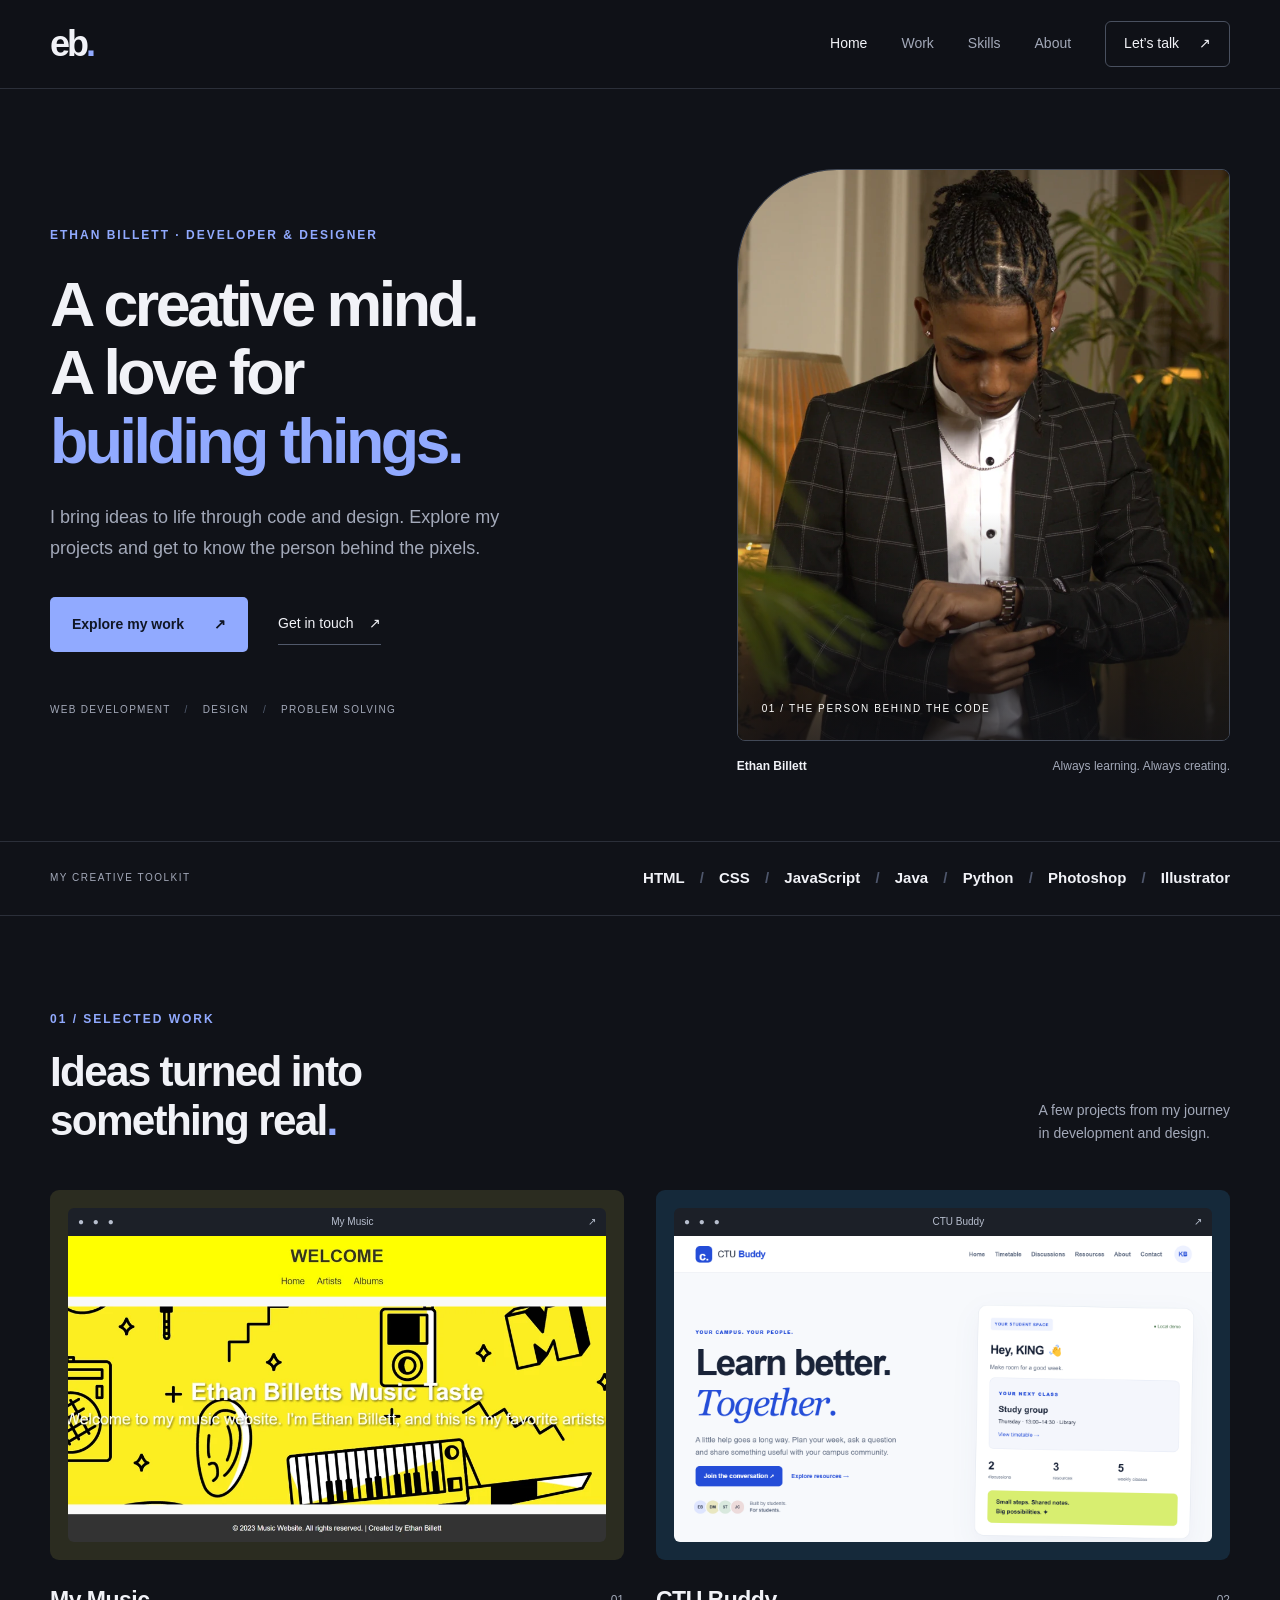
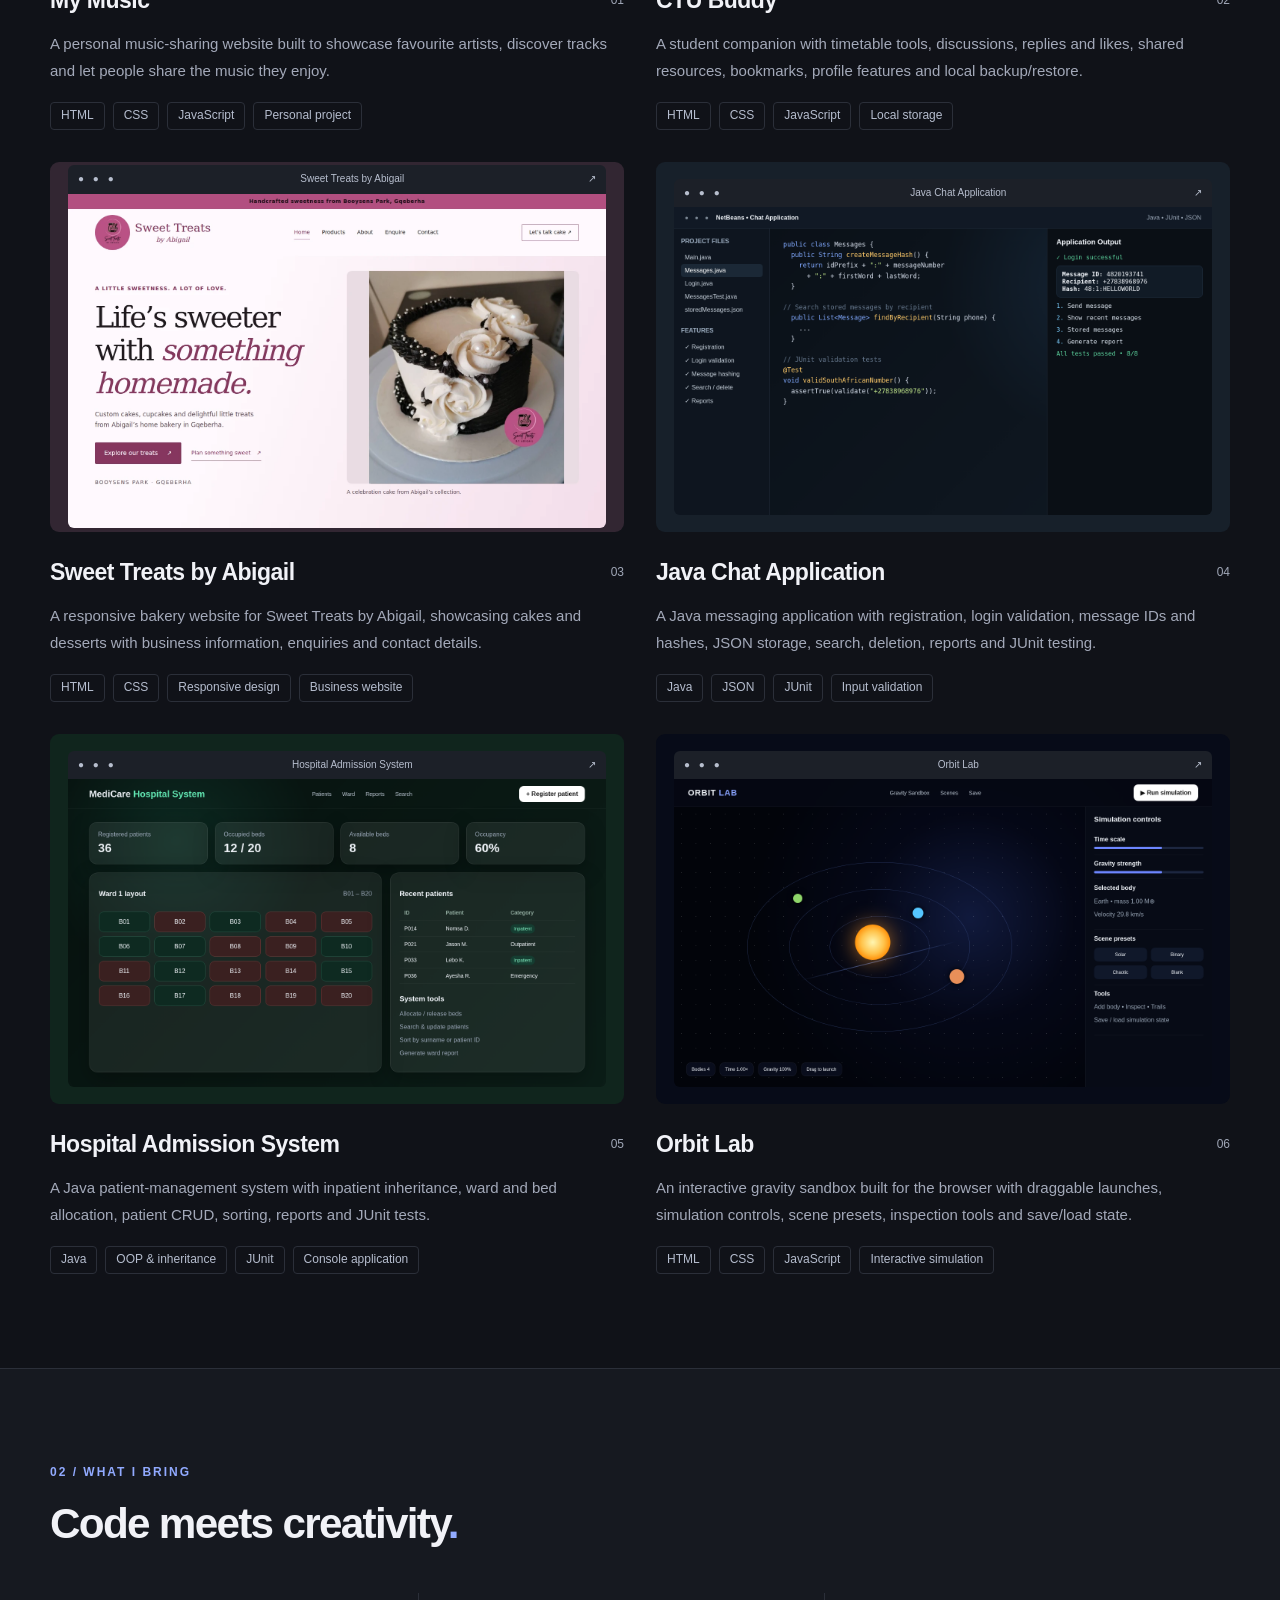
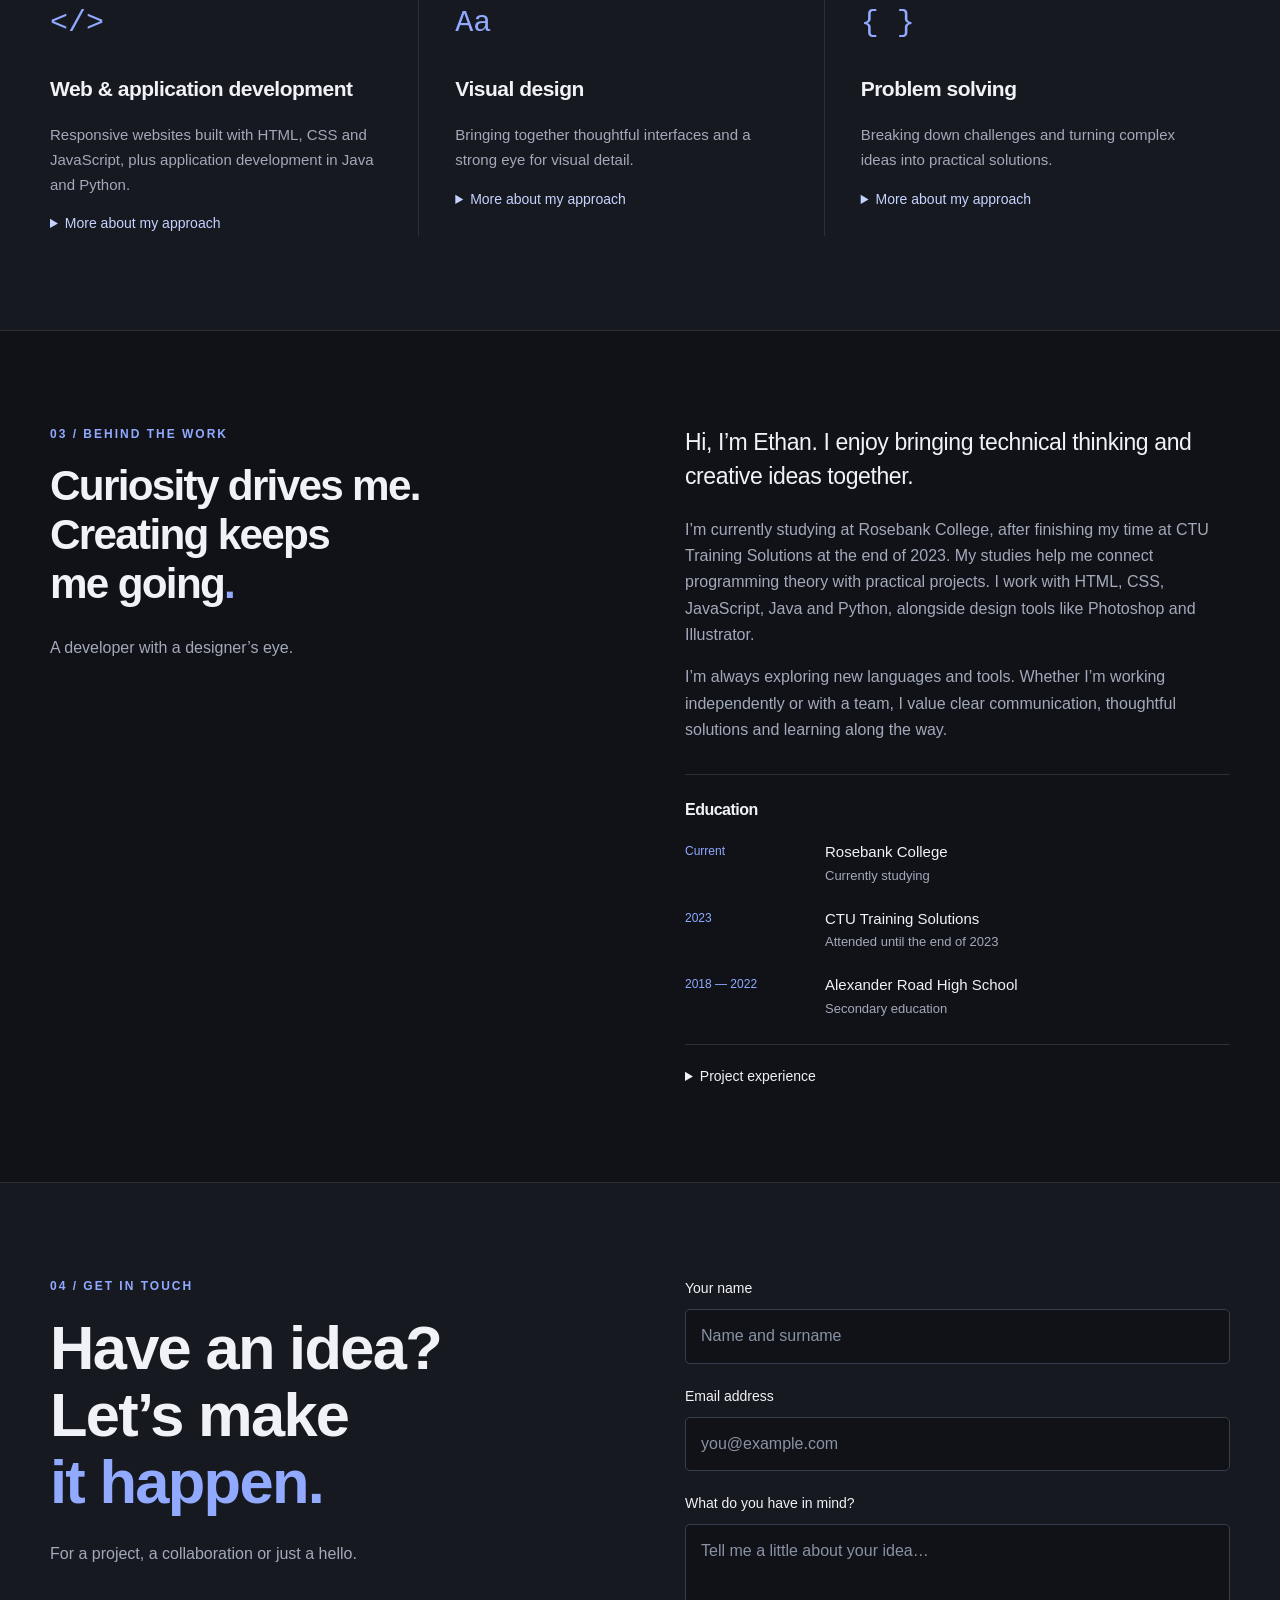
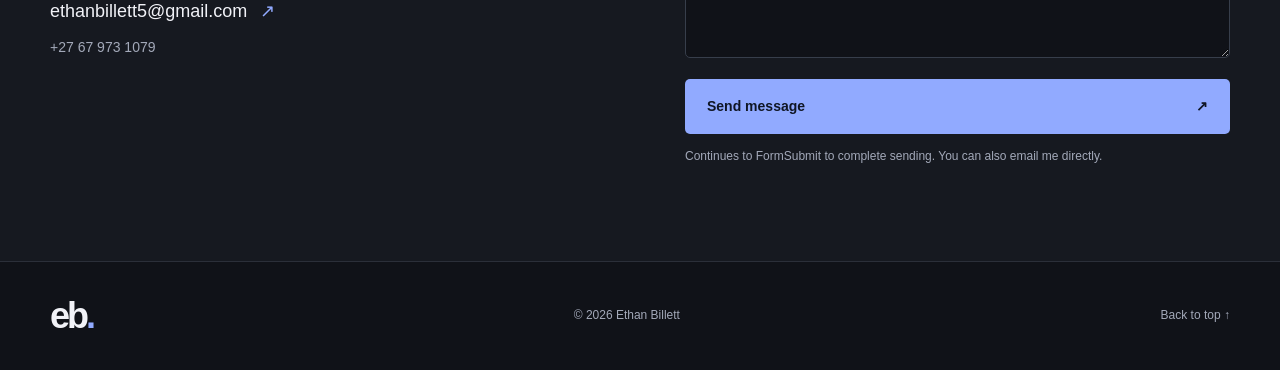
<file: index.html>
<!DOCTYPE html>

<html lang="en">
<head>
<meta charset="utf-8"/><meta content="width=device-width, initial-scale=1" name="viewport"/>
<meta content="Ethan Billett's portfolio. Explore web development projects, design skills and the person behind the code." name="description"/>
<meta content="#101218" name="theme-color"/><title>Ethan Billett | Developer &amp; Designer</title>
<link href="[data-uri]" rel="icon" type="image/svg+xml"/><style>
:root{--bg:#101218;--surface:#161920;--line:#2b2f39;--text:#f1f2f7;--muted:#a3a9b9;--blue:#91aaff;--max:1180px;color-scheme:dark}*{box-sizing:border-box}html{scroll-behavior:smooth;scroll-padding-top:100px}body{margin:0;background:var(--bg);color:var(--text);font-family:Arial,Helvetica,sans-serif;font-size:16px;line-height:1.65}a{color:inherit;text-decoration:none}button,input,textarea{font:inherit}button,a,input,textarea,summary{-webkit-tap-highlight-color:transparent}a:focus-visible,button:focus-visible,input:focus-visible,textarea:focus-visible,summary:focus-visible{outline:3px solid var(--blue);outline-offset:5px}button,summary{cursor:pointer}img{display:block;max-width:100%}.container{width:min(var(--max),calc(100% - 96px));margin-inline:auto}.header{position:sticky;top:0;z-index:10;background:#101218f2;backdrop-filter:blur(16px);border-bottom:1px solid var(--line)}.nav-wrap{min-height:88px;display:flex;justify-content:space-between;align-items:center}.brand{font-size:36px;font-weight:800;letter-spacing:-3px;line-height:1}.brand span,.accent{color:var(--blue)}nav{display:flex;gap:34px;align-items:center}nav a{font-size:14px;color:var(--muted);padding:9px 0}nav a:hover,nav a.active{color:var(--text)}.nav-contact{border:1px solid #49505f;border-radius:6px;padding:10px 18px;color:var(--text)}.nav-contact span{margin-left:16px}.menu-toggle{border:1px solid var(--line);border-radius:5px;background:var(--surface);color:var(--text);padding:8px 12px}.skip-link{position:fixed;top:-80px;left:15px;background:var(--blue);color:var(--bg);padding:12px;z-index:50}.skip-link:focus{top:12px}.hero{padding-block:80px 64px;display:grid;grid-template-columns:1.25fr 1fr;gap:70px;align-items:center}.eyebrow{font-size:12px;letter-spacing:2px;font-weight:700;color:var(--blue);margin:0 0 24px}h1,h2,h3,p{margin-top:0}h1{font-size:clamp(42px,4.9vw,68px);line-height:1.09;letter-spacing:-3.5px;font-weight:700;margin-bottom:27px}h2{font-size:clamp(32px,3.3vw,46px);line-height:1.16;letter-spacing:-1.7px;margin-bottom:0}h3{font-size:23px;letter-spacing:-.5px;line-height:1.3}.intro{color:var(--muted);font-size:18px;max-width:455px;line-height:1.75}.actions{display:flex;align-items:center;gap:30px;margin-top:32px}.button{display:inline-flex;justify-content:space-between;align-items:center;gap:30px;padding:15px 21px;border:1px solid transparent;border-radius:5px;font-weight:700;font-size:14px;transition:background .2s,transform .2s}.primary{background:var(--blue);color:#101625}.primary:hover{background:#b5c5ff;transform:translateY(-2px)}.text-link{font-size:14px;border-bottom:1px solid #51596b;padding:8px 0}.text-link span{margin-left:12px}.hero-foot{font-size:10px;letter-spacing:1.3px;color:var(--muted);margin:48px 0 0;line-height:2}.hero-foot span{padding:0 10px;color:#535d70}.portrait-wrap{position:relative}.portrait-frame{border-radius:100px 8px 8px 8px;overflow:hidden;position:relative;background:var(--surface);aspect-ratio:1/1.16;border:1px solid #424957}.portrait-frame img{width:100%;height:100%;object-fit:cover;object-position:50% 38%}.portrait-frame:after{content:"";position:absolute;inset:60% 0 0;background:linear-gradient(transparent,#101218b8)}.portrait-index{position:absolute;bottom:23px;left:24px;z-index:1;font-size:10px;letter-spacing:1.6px;color:white}.portrait-caption{display:flex;justify-content:space-between;gap:10px;margin-top:16px;font-size:12px;color:var(--muted)}.portrait-caption span:first-child{color:var(--text);font-weight:700}.tool-strip{border-block:1px solid var(--line)}.tool-strip .container{display:flex;align-items:center;justify-content:space-between;gap:24px;padding-block:24px}.tool-strip span{font-size:10px;letter-spacing:1.5px;color:var(--muted)}.tool-strip p{margin:0;font-size:17px;font-weight:600}.tool-strip i{font-style:normal;color:#4e566b;margin:0 18px}.section{padding-block:94px}.section-top{display:flex;justify-content:space-between;align-items:end;gap:30px;margin-bottom:44px}.section-top>p{color:var(--muted);font-size:14px;margin:0}.section .eyebrow{margin-bottom:18px}.projects{display:grid;grid-template-columns:1fr 1fr;gap:32px}.project-image{display:flex;flex-direction:column;justify-content:center;padding:32px 26px;border-radius:9px;aspect-ratio:1.55;overflow:hidden;transition:transform .25s}.project-image:hover{transform:translateY(-5px)}.music{background:#353726}.buddy{background:#243c4c}.browser-bar{display:flex;justify-content:space-between;background:#1c2028;border-radius:6px 6px 0 0;padding:6px 10px;font-size:10px;color:#b7bece}.browser-bar span:first-child{letter-spacing:3px}.project-image img{width:100%;height:auto;max-height:230px;object-fit:contain;object-position:top;border-radius:0 0 5px 5px}.project-heading{display:flex;align-items:center;justify-content:space-between;margin-top:26px}.project-heading h3{margin:0}.project-heading>span{color:#a0a7b7;font-size:12px}.project>p{color:var(--muted);font-size:15px;line-height:1.8;margin:14px 0 18px}.tags{display:flex;flex-wrap:wrap;gap:8px}.tags span{font-size:12px;border:1px solid var(--line);border-radius:4px;padding:3px 10px;color:#b5bdce}.skills-section{background:var(--surface);border-block:1px solid var(--line)}.skills-grid{display:grid;grid-template-columns:repeat(3,1fr);gap:36px}.skill{padding:6px 30px 0 0;border-right:1px solid var(--line)}.skill:last-child{border:0}.skill-icon{display:block;font-family:monospace;color:var(--blue);font-size:30px;margin-bottom:26px}.skill h3{font-size:21px}.skill p{color:var(--muted);font-size:15px}.skill summary{font-size:14px;color:#c6d3ff}.skill details p{margin:15px 0 0}.about{display:grid;grid-template-columns:1fr 1fr;gap:90px}.about-note{color:var(--muted);margin-top:26px}.about-content>p{color:var(--muted)}.about-content .large-copy{font-size:23px;color:var(--text);line-height:1.5;letter-spacing:-.4px}.education{border-top:1px solid var(--line);margin-top:30px;padding-top:25px}.education h3{font-size:16px}.education>div{display:grid;grid-template-columns:125px 1fr;gap:15px;margin-top:20px}.education>div>span{font-size:12px;color:var(--blue);padding-top:2px}.education p{font-size:15px;margin:0}.education small{display:block;color:var(--muted);font-size:13px}.experience{border-top:1px solid var(--line);padding-top:20px;margin-top:25px;font-size:14px}.experience p{color:var(--muted);margin-top:15px}.contact-section{background:var(--surface);border-block:1px solid var(--line)}.contact-grid{display:grid;grid-template-columns:1fr 1fr;gap:90px}.contact-grid h2{font-size:clamp(40px,4.8vw,64px);line-height:1.09}.contact-grid h2+p{color:var(--muted);margin-top:25px}.email-link{display:block;font-size:18px;margin-top:30px;overflow-wrap:anywhere}.email-link span{color:var(--blue);margin-left:8px}.phone-link{display:inline-block;color:var(--muted);font-size:14px;margin-top:9px}form{display:flex;flex-direction:column}label{font-size:14px;margin:0 0 9px}input,textarea{border:1px solid #373e4b;border-radius:5px;background:#101218;color:var(--text);padding:13px 15px;margin-bottom:21px;width:100%;min-width:0}input::placeholder,textarea::placeholder{color:#8992a4}textarea{resize:vertical;min-height:130px}form .button{width:100%}.form-note{font-size:12px;color:var(--muted);margin:13px 0 0}.footer{display:flex;align-items:center;justify-content:space-between;gap:20px;min-height:108px}.footer p,.footer>a:last-child{font-size:12px;color:var(--muted);margin:0}@media(min-width:761px){.menu-toggle{display:none}}@media(max-width:1000px){.container{width:calc(100% - 56px)}.hero{gap:35px}.hero-foot{letter-spacing:.5px}.hero-foot span{padding:0 5px}.tool-strip i{margin:0 9px}.about,.contact-grid{gap:45px}.portrait-caption{font-size:10px}.actions{gap:18px}}@media(max-width:760px){.container{width:calc(100% - 40px)}.nav-wrap{min-height:74px;flex-wrap:wrap}.brand{font-size:32px}nav{width:100%;flex-wrap:wrap;gap:14px 25px;padding:16px 0 20px}nav a{font-size:15px}body.js nav{display:none}body.js nav.open{display:flex}.hero{grid-template-columns:1fr;padding-top:48px;gap:38px}.eyebrow{font-size:10px;letter-spacing:1.4px}h1{font-size:clamp(40px,8.9vw,64px);letter-spacing:-2px}.intro{font-size:17px}.hero-foot{font-size:9px;margin-top:30px}.portrait-wrap{max-width:440px;width:100%;justify-self:center}.portrait-frame{aspect-ratio:1/1.02;border-top-left-radius:70px}.portrait-caption{font-size:11px}.tool-strip .container{align-items:start;flex-direction:column;gap:10px}.tool-strip p{font-size:14px;line-height:2.2}.tool-strip i{margin:0 6px}.section{padding-block:65px}.section-top{align-items:start;flex-direction:column;gap:20px;margin-bottom:30px}.projects,.skills-grid,.about,.contact-grid{grid-template-columns:1fr}.projects{gap:40px}.project-image{padding:25px 20px}.skills-grid{gap:28px}.skill{border-right:0;border-bottom:1px solid var(--line);padding:0 0 28px}.skill-icon{margin-bottom:15px}.about,.contact-grid{gap:36px}.about h2 br:nth-of-type(2){display:none}.education>div{grid-template-columns:105px 1fr}.footer{flex-wrap:wrap;padding-block:28px;gap:18px}.footer p{font-size:11px}.footer>a:last-child{font-size:11px}}@media(prefers-reduced-motion:reduce){html{scroll-behavior:auto}*,*:before,*:after{transition:none!important;animation:none!important}}

/* Additional portfolio projects */
.tool-strip p{font-size:15px}.tool-strip i{margin-inline:11px}.tool-strip .container>span{flex-shrink:0}.project-summary{aspect-ratio:1.55;border:1px solid var(--line);border-radius:9px;padding:32px;display:flex;flex-direction:column;justify-content:center;background:#19212f}.project-summary .eyebrow{font-size:11px;margin-bottom:20px}.project-summary h3{font-size:clamp(25px,3vw,38px);line-height:1.15;margin:0 0 20px;letter-spacing:-1px}.project-summary h3 span{color:var(--blue)}.project-summary>p{font-size:14px;color:var(--muted);margin:0}.bakery-summary{background:#28222d}.bakery-summary .eyebrow,.bakery-summary h3 span{color:#efb5d6}.hospital-summary{background:#1b2b2d}.hospital-summary .eyebrow,.hospital-summary h3 span{color:#99d7cd}.project-wide{grid-column:1/-1;display:grid;grid-template-columns:1fr 1fr;gap:32px;align-items:center;border-block:1px solid var(--line);padding-block:32px}.project-wide .project-heading{margin-top:0}.project-description>p{font-size:15px;line-height:1.8;color:var(--muted);margin:14px 0 18px}@media(max-width:1000px){.tool-strip .container{align-items:start;flex-direction:column;gap:10px}.tool-strip p{line-height:2.2}}@media(max-width:760px){.project-wide{grid-template-columns:1fr;gap:26px}.project-summary{padding:26px}.tool-strip p{font-size:14px}.tool-strip i{margin-inline:6px}}

.sweet-gallery{display:grid;gap:18px}.sweet-screenshot{aspect-ratio:auto;padding:14px;background:#332832}.sweet-screenshot img{max-height:none;height:auto}.sweet-screenshot:hover{transform:translateY(-2px)}

</style>
<style>
/* 2026 refreshed portfolio project gallery */
.project-image{padding:18px;background:#151b24;aspect-ratio:1.55}
.project-image img{width:100%;height:100%;max-height:none;object-fit:cover;object-position:top;border-radius:0 0 6px 6px}
.project-image.music{background:#2b2c20}.project-image.buddy{background:#15293a}.project-image.sweet{background:#322632}.project-image.chat{background:#17202a}.project-image.hospital{background:#10251d}.project-image.orbit{background:#070b18}
@media(max-width:720px){.project-image{padding:12px}.browser-bar{font-size:9px}}
</style></head>
<body>
<a class="skip-link" href="#main">Skip to content</a>
<header class="header"><div class="container nav-wrap"><a aria-label="Ethan Billett home" class="brand" href="#Home">eb<span>.</span></a>
<button aria-controls="navigation" aria-expanded="false" class="menu-toggle" hidden="">Menu <span aria-hidden="true">☰</span></button>
<nav aria-label="Main navigation" id="navigation"><a class="active" href="#Home">Home</a><a href="#Projects">Work</a><a href="#Skills">Skills</a><a href="#Education">About</a><a class="nav-contact" href="#Contact">Let’s talk <span aria-hidden="true">↗</span></a></nav></div></header>
<main id="main">
<section class="hero container" id="Home">
<div class="hero-copy"><p class="eyebrow">ETHAN BILLETT · DEVELOPER &amp; DESIGNER</p><h1>A creative mind.<br/>A love for<br/><span class="accent">building things.</span></h1><p class="intro">I bring ideas to life through code and design. Explore my projects and get to know the person behind the pixels.</p><div class="actions"><a class="button primary" href="#Projects">Explore my work <span aria-hidden="true">↗</span></a><a class="text-link" href="#Contact">Get in touch <span aria-hidden="true">↗</span></a></div><p class="hero-foot">WEB DEVELOPMENT <span>/</span> DESIGN <span>/</span> PROBLEM SOLVING</p></div>
<div class="portrait-wrap"><div class="portrait-frame"><img alt="Ethan Billett wearing a checked blazer" fetchpriority="high" height="1000" src="[data-uri]" width="1000"/><span class="portrait-index">01 / THE PERSON BEHIND THE CODE</span></div><div class="portrait-caption"><span>Ethan Billett</span><span>Always learning. Always creating.</span></div></div>
</section>
<div class="tool-strip"><div class="container"><span>MY CREATIVE TOOLKIT</span><p>HTML <i>/</i> CSS <i>/</i> JavaScript <i>/</i> Java <i>/</i> Python <i>/</i> Photoshop <i>/</i> Illustrator</p></div></div>
<section class="section container" id="Projects"><div class="section-top"><div><p class="eyebrow">01 / SELECTED WORK</p><h2>Ideas turned into<br/>something real<span class="accent">.</span></h2></div><p>A few projects from my journey<br/>in development and design.</p></div>
<div class="projects"><article class="project"><a aria-label="Open My Music project screenshot in a new tab" class="project-image music" href="assets/screenshots/my-music.png" rel="noopener" target="_blank"><div class="browser-bar"><span>● ● ●</span><span>My Music</span><span>↗</span></div><img alt="My Music updated project screenshot" loading="lazy" src="assets/screenshots/my-music.png"/></a><div class="project-heading"><h3>My Music</h3><span>01</span></div><p>A personal music-sharing website built to showcase favourite artists, discover tracks and let people share the music they enjoy.</p><div class="tags"><span>HTML</span><span>CSS</span><span>JavaScript</span><span>Personal project</span></div></article><article class="project"><a aria-label="Open CTU Buddy project screenshot in a new tab" class="project-image buddy" href="assets/screenshots/ctu-buddy.png" rel="noopener" target="_blank"><div class="browser-bar"><span>● ● ●</span><span>CTU Buddy</span><span>↗</span></div><img alt="CTU Buddy updated project screenshot" loading="lazy" src="assets/screenshots/ctu-buddy.png"/></a><div class="project-heading"><h3>CTU Buddy</h3><span>02</span></div><p>A student companion with timetable tools, discussions, replies and likes, shared resources, bookmarks, profile features and local backup/restore.</p><div class="tags"><span>HTML</span><span>CSS</span><span>JavaScript</span><span>Local storage</span></div></article><article class="project"><a aria-label="Open Sweet Treats by Abigail project screenshot in a new tab" class="project-image sweet" href="assets/screenshots/sweet-treats-home.png" rel="noopener" target="_blank"><div class="browser-bar"><span>● ● ●</span><span>Sweet Treats by Abigail</span><span>↗</span></div><img alt="Sweet Treats by Abigail updated project screenshot" loading="lazy" src="assets/screenshots/sweet-treats-home.png"/></a><div class="project-heading"><h3>Sweet Treats by Abigail</h3><span>03</span></div><p>A responsive bakery website for Sweet Treats by Abigail, showcasing cakes and desserts with business information, enquiries and contact details.</p><div class="tags"><span>HTML</span><span>CSS</span><span>Responsive design</span><span>Business website</span></div></article><article class="project"><a aria-label="Open Java Chat Application project screenshot in a new tab" class="project-image chat" href="assets/screenshots/java-chat.png" rel="noopener" target="_blank"><div class="browser-bar"><span>● ● ●</span><span>Java Chat Application</span><span>↗</span></div><img alt="Java Chat Application updated project screenshot" loading="lazy" src="assets/screenshots/java-chat.png"/></a><div class="project-heading"><h3>Java Chat Application</h3><span>04</span></div><p>A Java messaging application with registration, login validation, message IDs and hashes, JSON storage, search, deletion, reports and JUnit testing.</p><div class="tags"><span>Java</span><span>JSON</span><span>JUnit</span><span>Input validation</span></div></article><article class="project"><a aria-label="Open Hospital Admission System project screenshot in a new tab" class="project-image hospital" href="assets/screenshots/hospital-system.png" rel="noopener" target="_blank"><div class="browser-bar"><span>● ● ●</span><span>Hospital Admission System</span><span>↗</span></div><img alt="Hospital Admission System updated project screenshot" loading="lazy" src="assets/screenshots/hospital-system.png"/></a><div class="project-heading"><h3>Hospital Admission System</h3><span>05</span></div><p>A Java patient-management system with inpatient inheritance, ward and bed allocation, patient CRUD, sorting, reports and JUnit tests.</p><div class="tags"><span>Java</span><span>OOP &amp; inheritance</span><span>JUnit</span><span>Console application</span></div></article><article class="project"><a aria-label="Open Orbit Lab project screenshot in a new tab" class="project-image orbit" href="assets/screenshots/orbit-lab.png" rel="noopener" target="_blank"><div class="browser-bar"><span>● ● ●</span><span>Orbit Lab</span><span>↗</span></div><img alt="Orbit Lab updated project screenshot" loading="lazy" src="assets/screenshots/orbit-lab.png"/></a><div class="project-heading"><h3>Orbit Lab</h3><span>06</span></div><p>An interactive gravity sandbox built for the browser with draggable launches, simulation controls, scene presets, inspection tools and save/load state.</p><div class="tags"><span>HTML</span><span>CSS</span><span>JavaScript</span><span>Interactive simulation</span></div></article></div></section>
<section class="section skills-section" id="Skills"><div class="container"><div class="section-top"><div><p class="eyebrow">02 / WHAT I BRING</p><h2>Code meets creativity<span class="accent">.</span></h2></div></div><div class="skills-grid">
<article class="skill"><span aria-hidden="true" class="skill-icon">&lt;/&gt;</span><h3>Web &amp; application development</h3><p>Responsive websites built with HTML, CSS and JavaScript, plus application development in Java and Python.</p><details><summary>More about my approach</summary><p>I combine clear page structure, thoughtful styling and useful interactions to make websites work across screen sizes. I also develop applications with Java and Python.</p></details></article>
<article class="skill"><span aria-hidden="true" class="skill-icon">Aa</span><h3>Visual design</h3><p>Bringing together thoughtful interfaces and a strong eye for visual detail.</p><details><summary>More about my approach</summary><p>I use Adobe Photoshop and Illustrator for graphics, and apply layout, colour and typography to website interfaces.</p></details></article>
<article class="skill"><span aria-hidden="true" class="skill-icon">{ }</span><h3>Problem solving</h3><p>Breaking down challenges and turning complex ideas into practical solutions.</p><details><summary>More about my approach</summary><p>Mathematics, algorithms and programming have shaped my approach: understand the problem, explore solutions and improve through testing.</p></details></article>
</div></div></section>
<section class="section container about" id="Education"><div><p class="eyebrow">03 / BEHIND THE WORK</p><h2>Curiosity drives me.<br/>Creating keeps<br/>me going<span class="accent">.</span></h2><p class="about-note">A developer with a designer’s eye.</p></div><div class="about-content"><p class="large-copy">Hi, I’m Ethan. I enjoy bringing technical thinking and creative ideas together.</p><p>I’m currently studying at Rosebank College, after finishing my time at CTU Training Solutions at the end of 2023. My studies help me connect programming theory with practical projects. I work with HTML, CSS, JavaScript, Java and Python, alongside design tools like Photoshop and Illustrator.</p><p>I’m always exploring new languages and tools. Whether I’m working independently or with a team, I value clear communication, thoughtful solutions and learning along the way.</p>
<div class="education"><h3>Education</h3><div><span>Current</span><p>Rosebank College<small>Currently studying</small></p></div><div><span>2023</span><p>CTU Training Solutions<small>Attended until the end of 2023</small></p></div><div><span>2018 — 2022</span><p>Alexander Road High School<small>Secondary education</small></p></div></div><details class="experience"><summary>Project experience</summary><p>Website projects include My Music, CTU Buddy, Sweet Treats by Abigail and Orbit Lab. My Java projects include a Chat Application and a Hospital Admission System.</p></details></div></section>
<section class="section contact-section" id="Contact"><div class="container contact-grid"><div><p class="eyebrow">04 / GET IN TOUCH</p><h2>Have an idea?<br/>Let’s make<br/><span class="accent">it happen.</span></h2><p>For a project, a collaboration or just a hello.</p><a class="email-link" href="mailto:ethanbillett5@gmail.com">ethanbillett5@gmail.com <span aria-hidden="true">↗</span></a><a class="phone-link" href="tel:+27679731079">+27 67 973 1079</a></div><form action="https://formsubmit.co/ethanbillett5@gmail.com" id="contactForm" method="POST"><label for="fullName">Your name</label><input autocomplete="name" id="fullName" maxlength="120" name="fullName" placeholder="Name and surname" required="" type="text"/><label for="email">Email address</label><input autocomplete="email" id="email" maxlength="254" name="email" placeholder="you@example.com" required="" type="email"/><label for="message">What do you have in mind?</label><textarea id="message" maxlength="5000" name="message" placeholder="Tell me a little about your idea…" required="" rows="4"></textarea><button class="button primary" type="submit">Send message <span aria-hidden="true">↗</span></button><p class="form-note">Continues to FormSubmit to complete sending. You can also email me directly.</p></form></div></section>
</main><footer class="container footer"><a aria-label="Back to home" class="brand" href="#Home">eb<span>.</span></a><p>© <span id="year">2026</span> Ethan Billett</p><a href="#Home">Back to top ↑</a></footer>
<dialog id="projectViewer" style="max-width:95vw;width:1100px;border:1px solid #49505f;border-radius:8px;padding:18px;background:#101218;color:white"><button style="display:block;margin:0 0 15px auto;padding:9px 16px;background:#91aaff;color:#101218;border:0;border-radius:5px" type="button">Close preview</button><img alt="" style="width:100%;height:auto"/></dialog><script>
"use strict";
document.body.classList.add("js");
const menu = document.querySelector(".menu-toggle");
const navigation = document.getElementById("navigation");
menu.hidden = false;
function closeMenu() { navigation.classList.remove("open"); menu.setAttribute("aria-expanded", "false"); }
menu.addEventListener("click", () => { const open = navigation.classList.toggle("open"); menu.setAttribute("aria-expanded", String(open)); });
navigation.querySelectorAll("a").forEach(link => link.addEventListener("click", closeMenu));
document.addEventListener("keydown", event => { if (event.key === "Escape" && navigation.classList.contains("open")) { closeMenu(); menu.focus(); } });
window.matchMedia("(min-width: 761px)").addEventListener("change", closeMenu);
document.getElementById("year").textContent = new Date().getFullYear();
if ("IntersectionObserver" in window) {
 const links = Array.from(navigation.querySelectorAll("a"));
 const observer = new IntersectionObserver(entries => {
  entries.forEach(entry => { if (entry.isIntersecting) { links.forEach(link => { const active = link.hash === "#" + entry.target.id; link.classList.toggle("active", active); if (active) link.setAttribute("aria-current", "location"); else link.removeAttribute("aria-current"); }); } });
 }, { rootMargin: "-15% 0px -55% 0px", threshold: 0 });
 document.querySelectorAll("main section[id]").forEach(section => observer.observe(section));
}
// Keep native form validation and the original FormSubmit POST action.
// A successful delivery must be confirmed by FormSubmit, never a local alert.

const viewer = document.getElementById('projectViewer');
document.querySelectorAll('.project-image').forEach(link => {
 link.addEventListener('click', event => {
  if (typeof viewer.showModal !== 'function') return;
  event.preventDefault();
  const original = link.querySelector('img');
  const image = viewer.querySelector('img');
  image.src = original.src; image.alt = original.alt;
  viewer.showModal();
 });
});
viewer.querySelector('button').addEventListener('click', () => viewer.close());
viewer.addEventListener('click', event => { if (event.target === viewer) viewer.close(); });

</script></body></html>
</file>
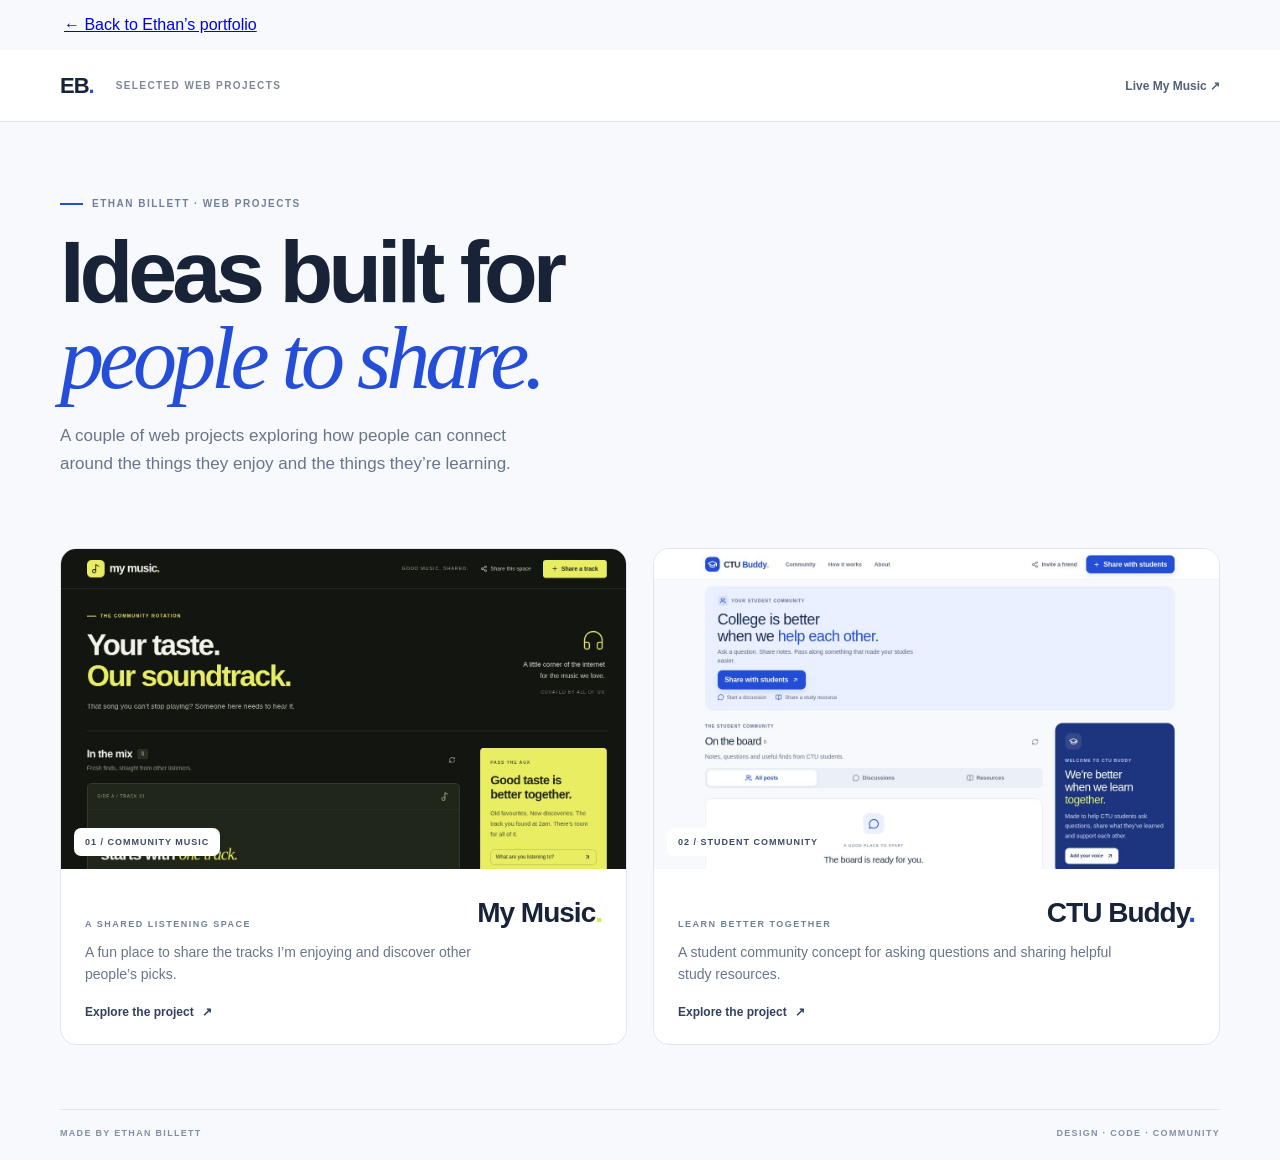
<file: projects/index.html>
<!doctype html>
<html lang="en">
<head>
  <meta charset="utf-8">
  <meta name="viewport" content="width=device-width, initial-scale=1">
  <meta name="description" content="A small portfolio showcase of Ethan Billett's My Music and CTU Buddy web projects.">
  <title>Ethan Billett — Selected Web Projects</title>
  <link rel="stylesheet" href="styles.css">
  <link rel="icon" href="assets/favicon.svg" type="image/svg+xml">
</head>
<body>
<a href="../index.html#Projects" style="display:block;padding:16px 5%">← Back to Ethan’s portfolio</a>
  <header class="site-header">
    <a class="wordmark" href="index.html">EB<span>.</span></a>
    <span class="header-note">SELECTED WEB PROJECTS</span>
    <a class="header-link" href="https://ethan-my-music.ethanbillett5.chatgpt.site">Live My Music ↗</a>
  </header>
  <main class="page-shell">
    <section class="intro">
      <p class="eyebrow"><span></span> ETHAN BILLETT · WEB PROJECTS</p>
      <h1>Ideas built for<br><em>people to share.</em></h1>
      <p class="intro-copy">A couple of web projects exploring how people can connect around the things they enjoy and the things they’re learning.</p>
    </section>
    <section class="project-grid" aria-label="Selected projects">
      <article class="project-card music-card">
        <a class="preview" href="my-music/index.html" aria-label="View the My Music project"><img src="assets/my-music-screenshot.jpg" alt="Screenshot of the My Music community sharing site"><span class="preview-label">01 / COMMUNITY MUSIC</span></a>
        <div class="card-copy"><div class="card-heading"><p class="eyebrow">A SHARED LISTENING SPACE</p><h2>My Music<span class="period">.</span></h2></div><p>A fun place to share the tracks I’m enjoying and discover other people’s picks.</p><a class="text-link" href="my-music/index.html">Explore the project <span>↗</span></a></div>
      </article>
      <article class="project-card ctu-card">
        <a class="preview" href="ctu-buddy/index.html" aria-label="View the CTU Buddy project"><img src="assets/ctu-buddy-screenshot.jpg" alt="Screenshot of the CTU Buddy student community"><span class="preview-label">02 / STUDENT COMMUNITY</span></a>
        <div class="card-copy"><div class="card-heading"><p class="eyebrow">LEARN BETTER TOGETHER</p><h2>CTU Buddy<span class="period">.</span></h2></div><p>A student community concept for asking questions and sharing helpful study resources.</p><a class="text-link" href="ctu-buddy/index.html">Explore the project <span>↗</span></a></div>
      </article>
    </section>
    <footer class="site-footer"><span>MADE BY ETHAN BILLETT</span><span>DESIGN · CODE · COMMUNITY</span></footer>
  </main>
</body>
</html>
</file>
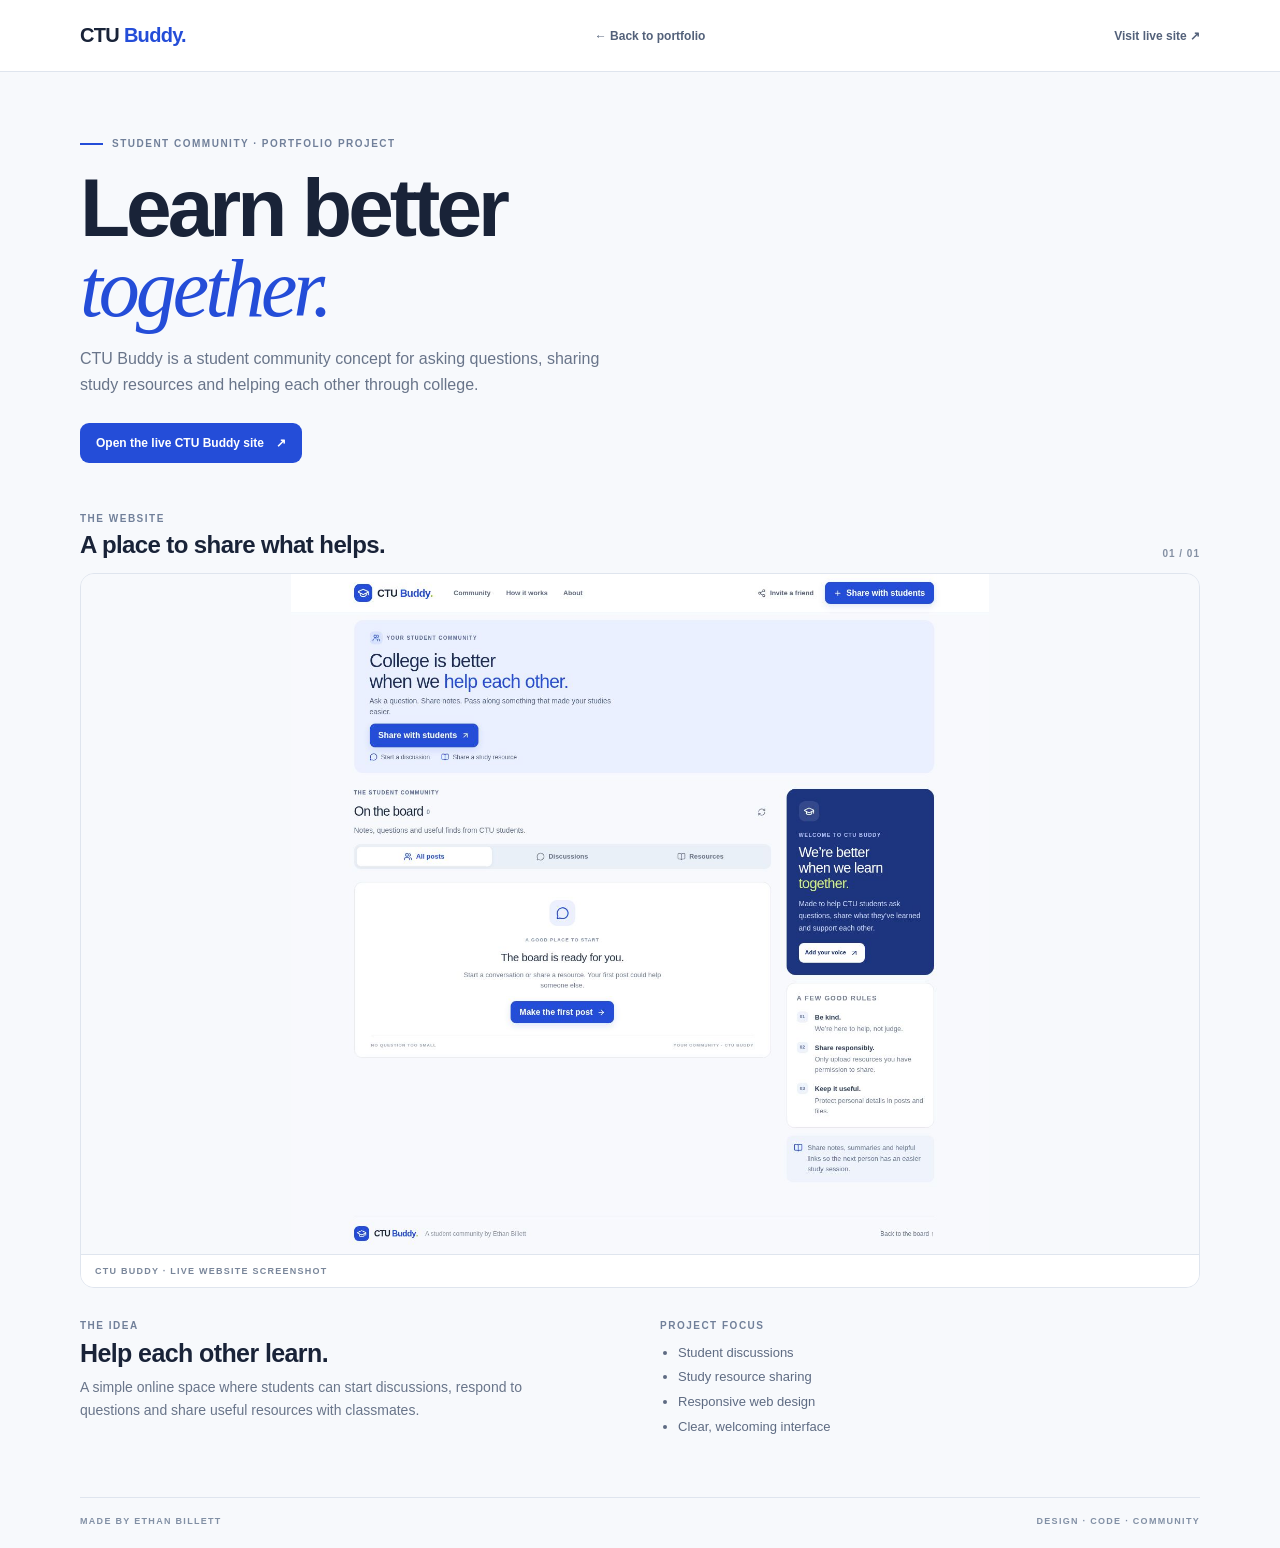
<file: projects/ctu-buddy/index.html>
<!doctype html>
<html lang="en">
<head>
  <meta charset="utf-8">
  <meta name="viewport" content="width=device-width, initial-scale=1">
  <meta name="description" content="CTU Buddy — a student community concept for sharing questions and study resources.">
  <title>CTU Buddy — Ethan Billett</title>
  <link rel="stylesheet" href="styles.css">
  <link rel="icon" href="assets/favicon.svg" type="image/svg+xml">
</head>
<body>
  <header class="site-header">
    <a class="wordmark" href="index.html">CTU <span>Buddy.</span></a>
    <a class="header-link" href="../../index.html#Projects">← Back to portfolio</a>
    <a class="header-link" href="https://ctu-buddy-connect.ethanbillett5.chatgpt.site">Visit live site ↗</a>
  </header>
  <main class="page-shell">
    <section class="intro">
      <p class="eyebrow"><span></span> STUDENT COMMUNITY · PORTFOLIO PROJECT</p>
      <h1>Learn better<br><em>together.</em></h1>
      <p class="intro-copy">CTU Buddy is a student community concept for asking questions, sharing study resources and helping each other through college.</p>
      <a class="button-link" href="https://ctu-buddy-connect.ethanbillett5.chatgpt.site">Open the live CTU Buddy site <span>↗</span></a>
    </section>
    <section class="preview-section" aria-labelledby="preview-title">
      <div class="section-heading"><div><p class="eyebrow">THE WEBSITE</p><h2 id="preview-title">A place to share what helps.</h2></div><span class="section-index">01 / 01</span></div>
      <figure class="detail-preview"><img src="assets/ctu-buddy-screenshot.jpg" alt="Full-page screenshot of the CTU Buddy student community website"><figcaption>CTU BUDDY · LIVE WEBSITE SCREENSHOT</figcaption></figure>
    </section>
    <section class="project-notes">
      <article><p class="eyebrow">THE IDEA</p><h2>Help each other learn.</h2><p>A simple online space where students can start discussions, respond to questions and share useful resources with classmates.</p></article>
      <article><p class="eyebrow">PROJECT FOCUS</p><ul><li>Student discussions</li><li>Study resource sharing</li><li>Responsive web design</li><li>Clear, welcoming interface</li></ul></article>
    </section>
    <footer class="site-footer"><span>MADE BY ETHAN BILLETT</span><span>DESIGN · CODE · COMMUNITY</span></footer>
  </main>
</body>
</html>
</file>
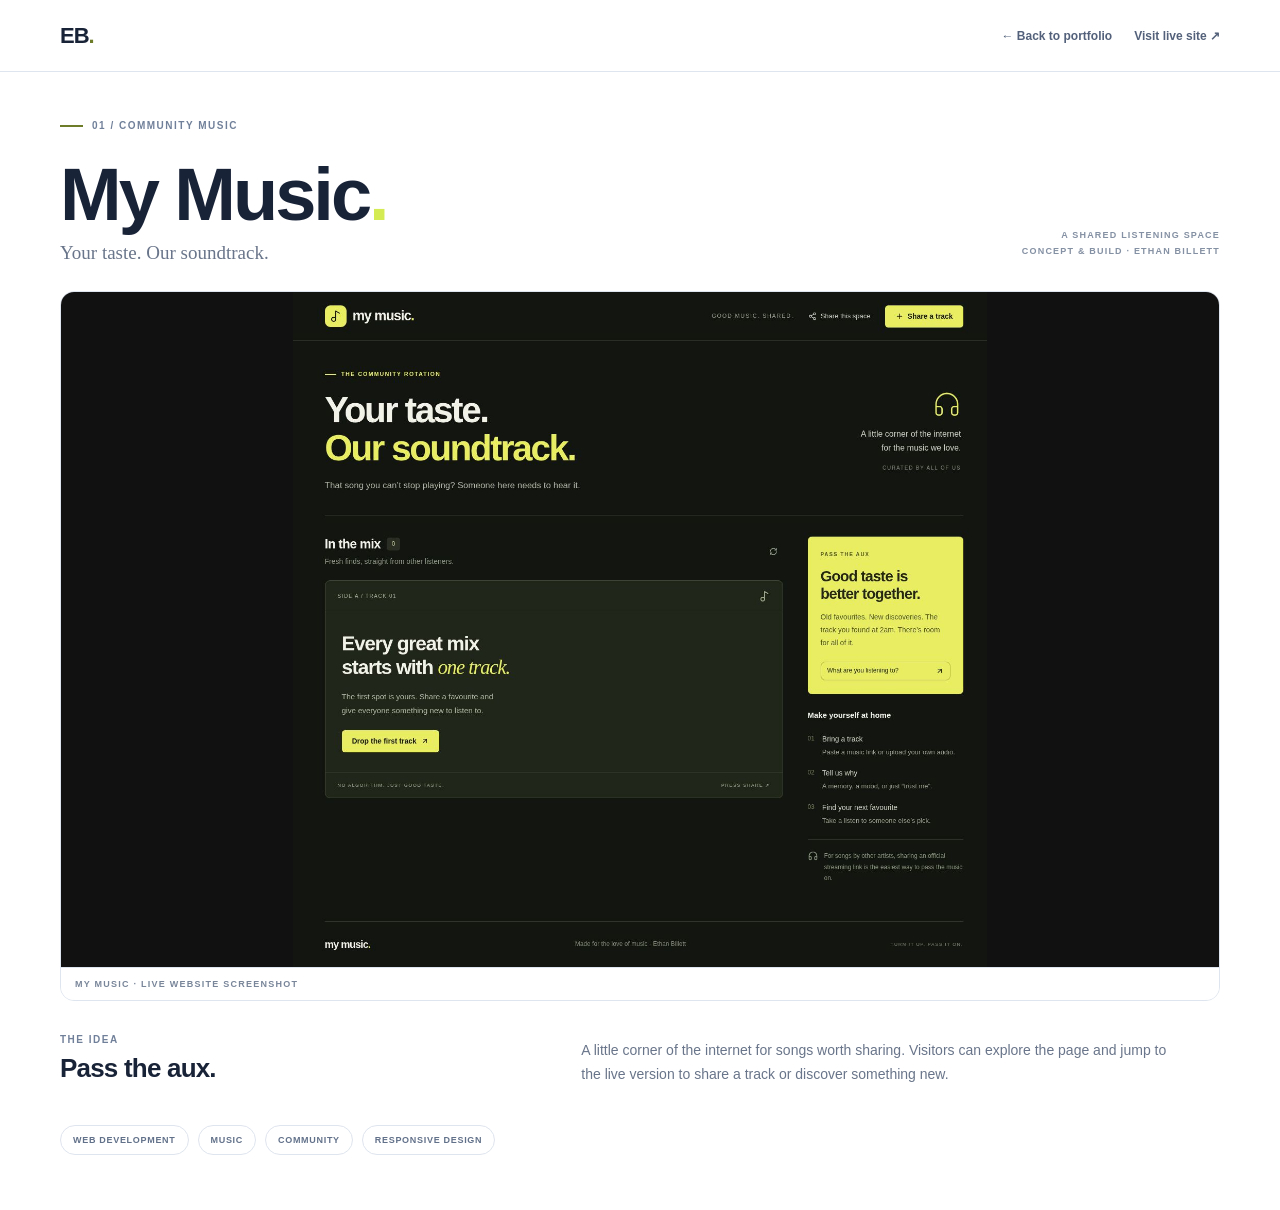
<file: projects/my-music/index.html>
<!doctype html>
<html lang="en">
<head>
  <meta charset="utf-8">
  <meta name="viewport" content="width=device-width, initial-scale=1">
  <meta name="description" content="My Music — a community space for sharing favourite tracks.">
  <title>My Music — Project by Ethan Billett</title>
  <link rel="stylesheet" href="../styles.css">
  <link rel="icon" href="../assets/favicon.svg" type="image/svg+xml">
</head>
<body class="detail-page music-detail">
  <header class="site-header"><a class="wordmark" href="../../index.html#Projects">EB<span>.</span></a><a class="header-link" href="../../index.html#Projects">← Back to portfolio</a><a class="header-link live-link" href="https://ethan-my-music.ethanbillett5.chatgpt.site">Visit live site ↗</a></header>
  <main class="page-shell detail-shell">
    <p class="eyebrow"><span></span> 01 / COMMUNITY MUSIC</p>
    <div class="detail-heading"><div><h1>My Music<span class="period">.</span></h1><p class="intro-copy">Your taste. Our soundtrack.</p></div><p class="detail-index">A SHARED LISTENING SPACE<br>CONCEPT & BUILD · ETHAN BILLETT</p></div>
    <figure class="detail-preview"><img src="../assets/my-music-screenshot.jpg" alt="Full-page screenshot of the My Music website"><figcaption>MY MUSIC · LIVE WEBSITE SCREENSHOT</figcaption></figure>
    <section class="detail-notes"><div><p class="eyebrow">THE IDEA</p><h2>Pass the aux.</h2></div><p>A little corner of the internet for songs worth sharing. Visitors can explore the page and jump to the live version to share a track or discover something new.</p></section>
    <section class="tag-row" aria-label="Project topics"><span>WEB DEVELOPMENT</span><span>MUSIC</span><span>COMMUNITY</span><span>RESPONSIVE DESIGN</span></section>
  </main>
</body>
</html>
</file>
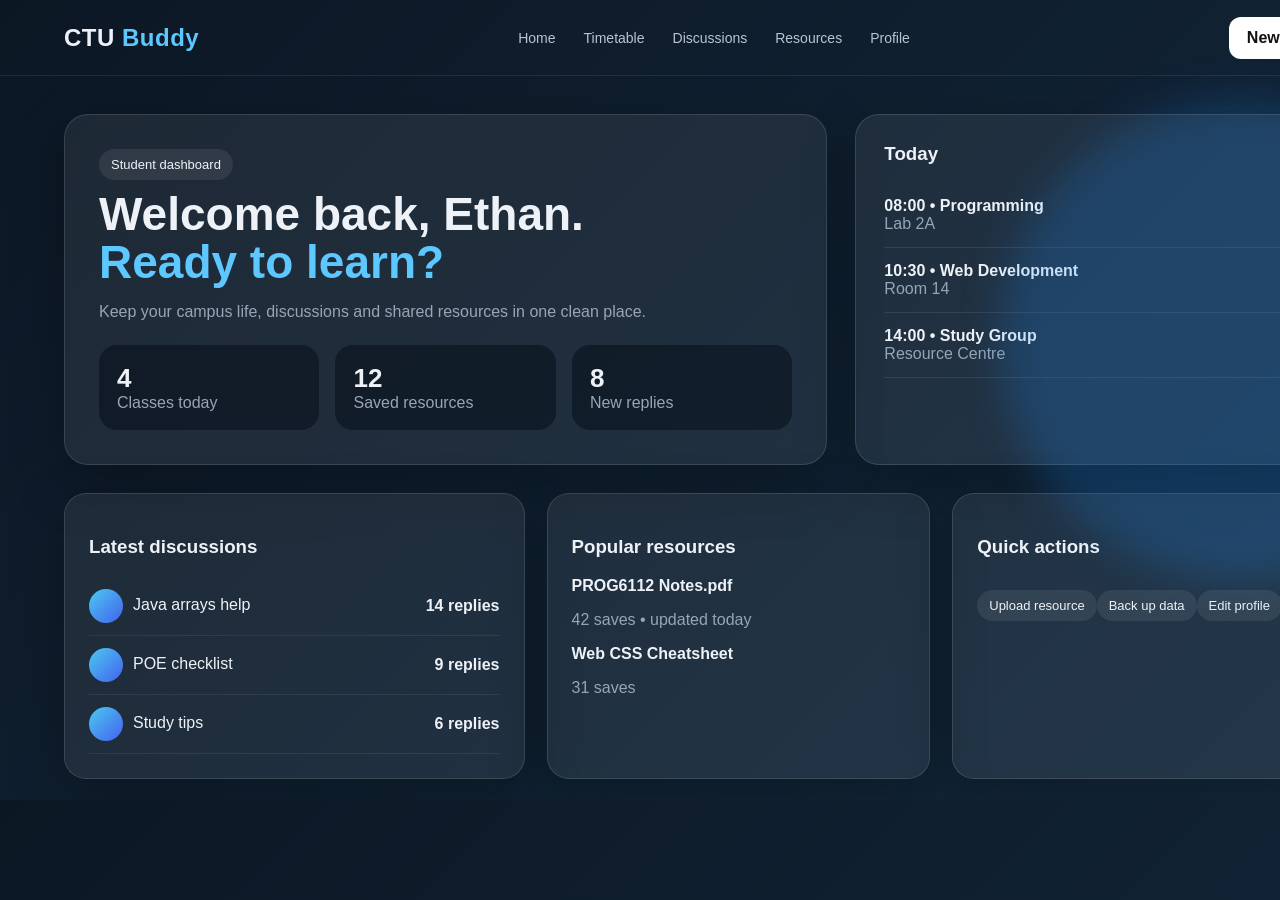
<file: project-previews/ctu-buddy.html>
<!doctype html><html><head><style>
*{box-sizing:border-box} body{margin:0;font-family:Arial,Helvetica,sans-serif;background:#0b0f16;color:#eef2f7} .screen{width:1400px;height:800px;overflow:hidden;position:relative} .glass{background:rgba(255,255,255,.07);border:1px solid rgba(255,255,255,.12);box-shadow:0 18px 55px rgba(0,0,0,.28)} .muted{color:#98a5b5} .pill{display:inline-flex;padding:8px 12px;border-radius:999px;background:rgba(255,255,255,.08);font-size:13px} .nav{height:76px;display:flex;align-items:center;justify-content:space-between;padding:0 64px;border-bottom:1px solid rgba(255,255,255,.08)} .brand{font-weight:800;letter-spacing:.5px;font-size:24px}.links{display:flex;gap:28px;color:#b9c4d0;font-size:14px}.btn{padding:12px 18px;border-radius:12px;background:#fff;color:#111;font-weight:700}

body{background:linear-gradient(135deg,#0c1724,#13283c)} .accent{color:#5cc8ff} .screen:before{content:'';position:absolute;width:480px;height:480px;border-radius:50%;background:#1f8fff33;filter:blur(20px);right:-80px;top:100px} .main{padding:38px 64px;display:grid;grid-template-columns:1.35fr .85fr;gap:28px} .hero{padding:34px;border-radius:24px;min-height:255px} h1{font-size:46px;margin:10px 0 12px;line-height:1.05} .stats{display:grid;grid-template-columns:repeat(3,1fr);gap:16px;margin-top:24px} .stat{padding:18px;border-radius:18px;background:#0b1420aa} .stat b{font-size:26px;display:block} .side{padding:28px;border-radius:24px} .side h3{margin:0 0 18px} .event{padding:14px 0;border-bottom:1px solid #ffffff16} .lower{grid-column:1/-1;display:grid;grid-template-columns:1.2fr 1fr 1fr;gap:22px} .card{padding:24px;border-radius:22px;min-height:200px} .row{display:flex;justify-content:space-between;align-items:center;padding:12px 0;border-bottom:1px solid #ffffff12} .avatar{width:34px;height:34px;border-radius:50%;background:linear-gradient(135deg,#4cc9f0,#4361ee);display:inline-block;vertical-align:middle;margin-right:10px}
</style></head><body><div class="screen"><div class="nav"><div class="brand">CTU <span class="accent">Buddy</span></div><div class="links"><span>Home</span><span>Timetable</span><span>Discussions</span><span>Resources</span><span>Profile</span></div><div class="btn">New post</div></div><div class="main"><section class="hero glass"><span class="pill">Student dashboard</span><h1>Welcome back, Ethan.<br><span class="accent">Ready to learn?</span></h1><p class="muted">Keep your campus life, discussions and shared resources in one clean place.</p><div class="stats"><div class="stat"><b>4</b><span class="muted">Classes today</span></div><div class="stat"><b>12</b><span class="muted">Saved resources</span></div><div class="stat"><b>8</b><span class="muted">New replies</span></div></div></section><aside class="side glass"><h3>Today</h3><div class="event"><b>08:00 • Programming</b><div class="muted">Lab 2A</div></div><div class="event"><b>10:30 • Web Development</b><div class="muted">Room 14</div></div><div class="event"><b>14:00 • Study Group</b><div class="muted">Resource Centre</div></div></aside><div class="lower"><div class="card glass"><h3>Latest discussions</h3><div class="row"><span><i class="avatar"></i>Java arrays help</span><b>14 replies</b></div><div class="row"><span><i class="avatar"></i>POE checklist</span><b>9 replies</b></div><div class="row"><span><i class="avatar"></i>Study tips</span><b>6 replies</b></div></div><div class="card glass"><h3>Popular resources</h3><p><b>PROG6112 Notes.pdf</b></p><p class="muted">42 saves • updated today</p><p><b>Web CSS Cheatsheet</b></p><p class="muted">31 saves</p></div><div class="card glass"><h3>Quick actions</h3><p class="pill">Upload resource</p><p class="pill">Back up data</p><p class="pill">Edit profile</p></div></div></div></div></body></html>
</file>
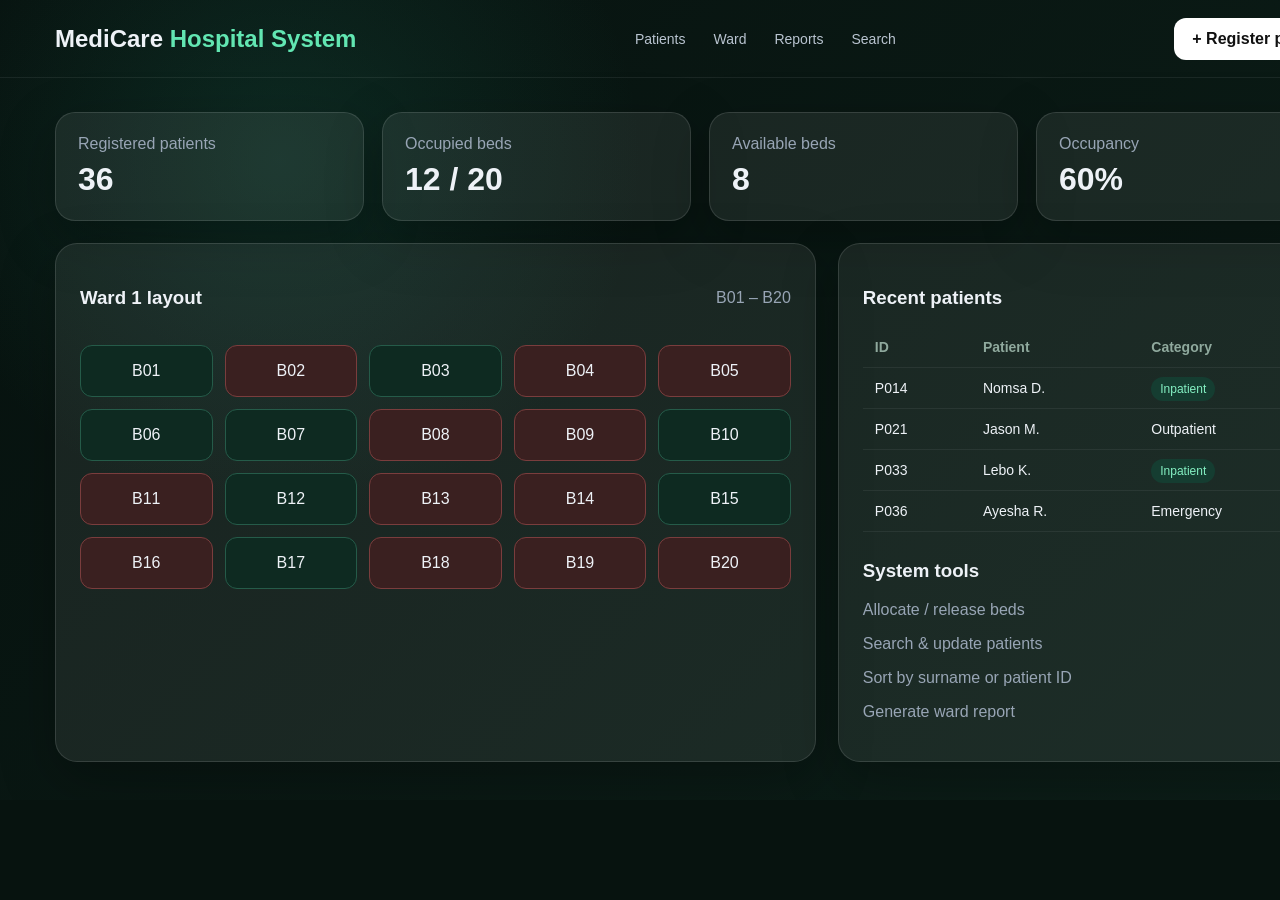
<file: project-previews/hospital-system.html>
<!doctype html><html><head><style>
*{box-sizing:border-box} body{margin:0;font-family:Arial,Helvetica,sans-serif;background:#0b0f16;color:#eef2f7} .screen{width:1400px;height:800px;overflow:hidden;position:relative} .glass{background:rgba(255,255,255,.07);border:1px solid rgba(255,255,255,.12);box-shadow:0 18px 55px rgba(0,0,0,.28)} .muted{color:#98a5b5} .pill{display:inline-flex;padding:8px 12px;border-radius:999px;background:rgba(255,255,255,.08);font-size:13px} .nav{height:76px;display:flex;align-items:center;justify-content:space-between;padding:0 64px;border-bottom:1px solid rgba(255,255,255,.08)} .brand{font-weight:800;letter-spacing:.5px;font-size:24px}.links{display:flex;gap:28px;color:#b9c4d0;font-size:14px}.btn{padding:12px 18px;border-radius:12px;background:#fff;color:#111;font-weight:700}

body{background:#07130f} .screen{background:radial-gradient(circle at 20% 20%,#1d6f5840,transparent 28%),linear-gradient(135deg,#07120f,#0c1e18)} .head{height:78px;padding:0 55px;display:flex;align-items:center;justify-content:space-between;border-bottom:1px solid #ffffff12} .logo{font-size:24px;font-weight:800} .logo span{color:#62e6b2} .content{padding:34px 55px} .stats{display:grid;grid-template-columns:repeat(4,1fr);gap:18px} .stat{padding:22px;border-radius:20px} .stat b{font-size:32px;display:block;margin-top:8px} .grid{display:grid;grid-template-columns:1.2fr .8fr;gap:22px;margin-top:22px} .panel{padding:24px;border-radius:22px} .beds{display:grid;grid-template-columns:repeat(5,1fr);gap:12px;margin-top:18px} .bed{padding:16px 10px;border-radius:12px;text-align:center;background:#0e2a21;border:1px solid #255b49} .bed.full{background:#3a2020;border-color:#7a3d3d} .patients{width:100%;border-collapse:collapse;margin-top:12px} td,th{padding:12px;border-bottom:1px solid #ffffff10;text-align:left;font-size:14px} th{color:#8fa99d} .tag{padding:5px 9px;border-radius:999px;background:#153d31;color:#84f0c3;font-size:12px}
</style></head><body><div class="screen"><div class="head"><div class="logo">MediCare <span>Hospital System</span></div><div class="links"><span>Patients</span><span>Ward</span><span>Reports</span><span>Search</span></div><div class="btn">+ Register patient</div></div><div class="content"><div class="stats"><div class="stat glass"><span class="muted">Registered patients</span><b>36</b></div><div class="stat glass"><span class="muted">Occupied beds</span><b>12 / 20</b></div><div class="stat glass"><span class="muted">Available beds</span><b>8</b></div><div class="stat glass"><span class="muted">Occupancy</span><b>60%</b></div></div><div class="grid"><section class="panel glass"><div style="display:flex;justify-content:space-between;align-items:center"><h3>Ward 1 layout</h3><span class="muted">B01 – B20</span></div><div class="beds"><div class="bed ">B01</div><div class="bed full">B02</div><div class="bed ">B03</div><div class="bed full">B04</div><div class="bed full">B05</div><div class="bed ">B06</div><div class="bed ">B07</div><div class="bed full">B08</div><div class="bed full">B09</div><div class="bed ">B10</div><div class="bed full">B11</div><div class="bed ">B12</div><div class="bed full">B13</div><div class="bed full">B14</div><div class="bed ">B15</div><div class="bed full">B16</div><div class="bed ">B17</div><div class="bed full">B18</div><div class="bed full">B19</div><div class="bed full">B20</div></div></section><section class="panel glass"><h3>Recent patients</h3><table class="patients"><tr><th>ID</th><th>Patient</th><th>Category</th></tr><tr><td>P014</td><td>Nomsa D.</td><td><span class="tag">Inpatient</span></td></tr><tr><td>P021</td><td>Jason M.</td><td>Outpatient</td></tr><tr><td>P033</td><td>Lebo K.</td><td><span class="tag">Inpatient</span></td></tr><tr><td>P036</td><td>Ayesha R.</td><td>Emergency</td></tr></table><h3 style="margin-top:28px">System tools</h3><p class="muted">Allocate / release beds</p><p class="muted">Search & update patients</p><p class="muted">Sort by surname or patient ID</p><p class="muted">Generate ward report</p></section></div></div></div></body></html>
</file>
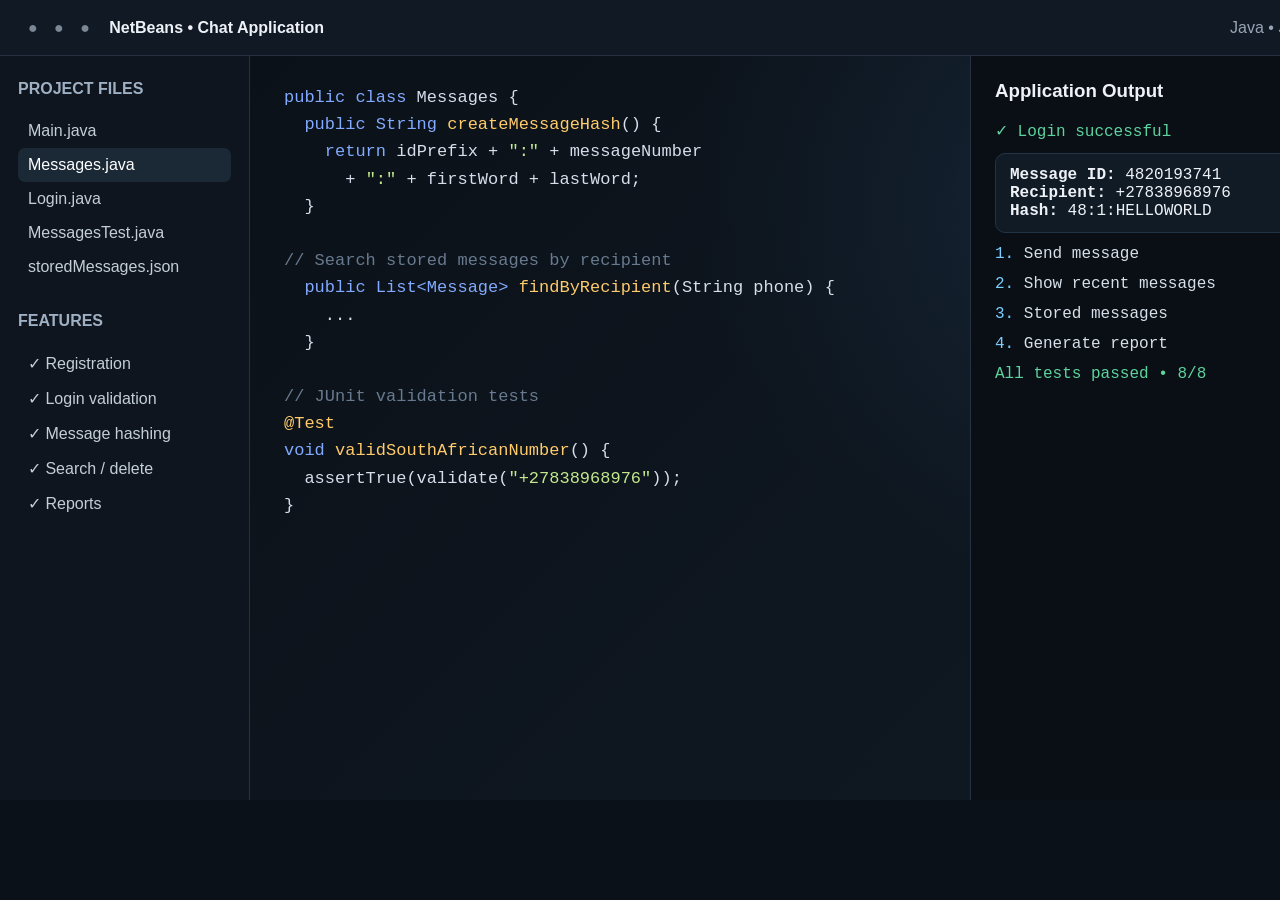
<file: project-previews/java-chat.html>
<!doctype html><html><head><style>
*{box-sizing:border-box} body{margin:0;font-family:Arial,Helvetica,sans-serif;background:#0b0f16;color:#eef2f7} .screen{width:1400px;height:800px;overflow:hidden;position:relative} .glass{background:rgba(255,255,255,.07);border:1px solid rgba(255,255,255,.12);box-shadow:0 18px 55px rgba(0,0,0,.28)} .muted{color:#98a5b5} .pill{display:inline-flex;padding:8px 12px;border-radius:999px;background:rgba(255,255,255,.08);font-size:13px} .nav{height:76px;display:flex;align-items:center;justify-content:space-between;padding:0 64px;border-bottom:1px solid rgba(255,255,255,.08)} .brand{font-weight:800;letter-spacing:.5px;font-size:24px}.links{display:flex;gap:28px;color:#b9c4d0;font-size:14px}.btn{padding:12px 18px;border-radius:12px;background:#fff;color:#111;font-weight:700}

body{background:#0b1118} .screen{background:radial-gradient(circle at 78% 24%,#24415f55,transparent 32%),linear-gradient(135deg,#0a1017,#101923)} .top{height:56px;padding:0 28px;display:flex;align-items:center;justify-content:space-between;background:#111925;border-bottom:1px solid #263241} .dots{color:#7b8794;letter-spacing:6px} .ide{display:grid;grid-template-columns:250px 1fr 430px;height:744px} .tree{padding:24px 18px;background:#0e151f;border-right:1px solid #263241} .tree h4{color:#9fb0c3;margin:0 0 16px} .file{padding:8px 10px;border-radius:7px;color:#c4ced8} .active{background:#1b2836;color:#fff} .code{padding:28px 34px;font-family:Consolas,monospace;font-size:17px;line-height:1.6;color:#d6deeb} .kw{color:#82aaff} .st{color:#c3e88d} .fn{color:#ffcb6b} .cm{color:#687a8f} .terminal{padding:24px;background:#0a0f15;border-left:1px solid #263241;font-family:Consolas,monospace} .terminal h3{font-family:Arial;margin-top:0} .line{margin:12px 0;color:#d7e0ea} .ok{color:#5dd39e} .prompt{color:#7dcfff} .msg{padding:12px 14px;background:#111b26;border-radius:10px;margin:10px 0;border:1px solid #233346}
</style></head><body><div class="screen"><div class="top"><div><span class="dots">● ● ●</span> &nbsp; <b>NetBeans • Chat Application</b></div><span class="muted">Java • JUnit • JSON</span></div><div class="ide"><aside class="tree"><h4>PROJECT FILES</h4><div class="file">Main.java</div><div class="file active">Messages.java</div><div class="file">Login.java</div><div class="file">MessagesTest.java</div><div class="file">storedMessages.json</div><h4 style="margin-top:28px">FEATURES</h4><div class="file">✓ Registration</div><div class="file">✓ Login validation</div><div class="file">✓ Message hashing</div><div class="file">✓ Search / delete</div><div class="file">✓ Reports</div></aside><main class="code"><div><span class="kw">public class</span> Messages {</div><div>&nbsp;&nbsp;<span class="kw">public String</span> <span class="fn">createMessageHash</span>() {</div><div>&nbsp;&nbsp;&nbsp;&nbsp;<span class="kw">return</span> idPrefix + <span class="st">":"</span> + messageNumber</div><div>&nbsp;&nbsp;&nbsp;&nbsp;&nbsp;&nbsp;+ <span class="st">":"</span> + firstWord + lastWord;</div><div>&nbsp;&nbsp;}</div><br><div class="cm">// Search stored messages by recipient</div><div>&nbsp;&nbsp;<span class="kw">public List&lt;Message&gt;</span> <span class="fn">findByRecipient</span>(String phone) {</div><div>&nbsp;&nbsp;&nbsp;&nbsp;...</div><div>&nbsp;&nbsp;}</div><br><div class="cm">// JUnit validation tests</div><div><span class="fn">@Test</span></div><div><span class="kw">void</span> <span class="fn">validSouthAfricanNumber</span>() {</div><div>&nbsp;&nbsp;assertTrue(validate(<span class="st">"+27838968976"</span>));</div><div>}</div></main><aside class="terminal"><h3>Application Output</h3><div class="line ok">✓ Login successful</div><div class="msg"><b>Message ID:</b> 4820193741<br><b>Recipient:</b> +27838968976<br><b>Hash:</b> 48:1:HELLOWORLD</div><div class="line"><span class="prompt">1.</span> Send message</div><div class="line"><span class="prompt">2.</span> Show recent messages</div><div class="line"><span class="prompt">3.</span> Stored messages</div><div class="line"><span class="prompt">4.</span> Generate report</div><div class="line ok">All tests passed • 8/8</div></aside></div></div></body></html>
</file>
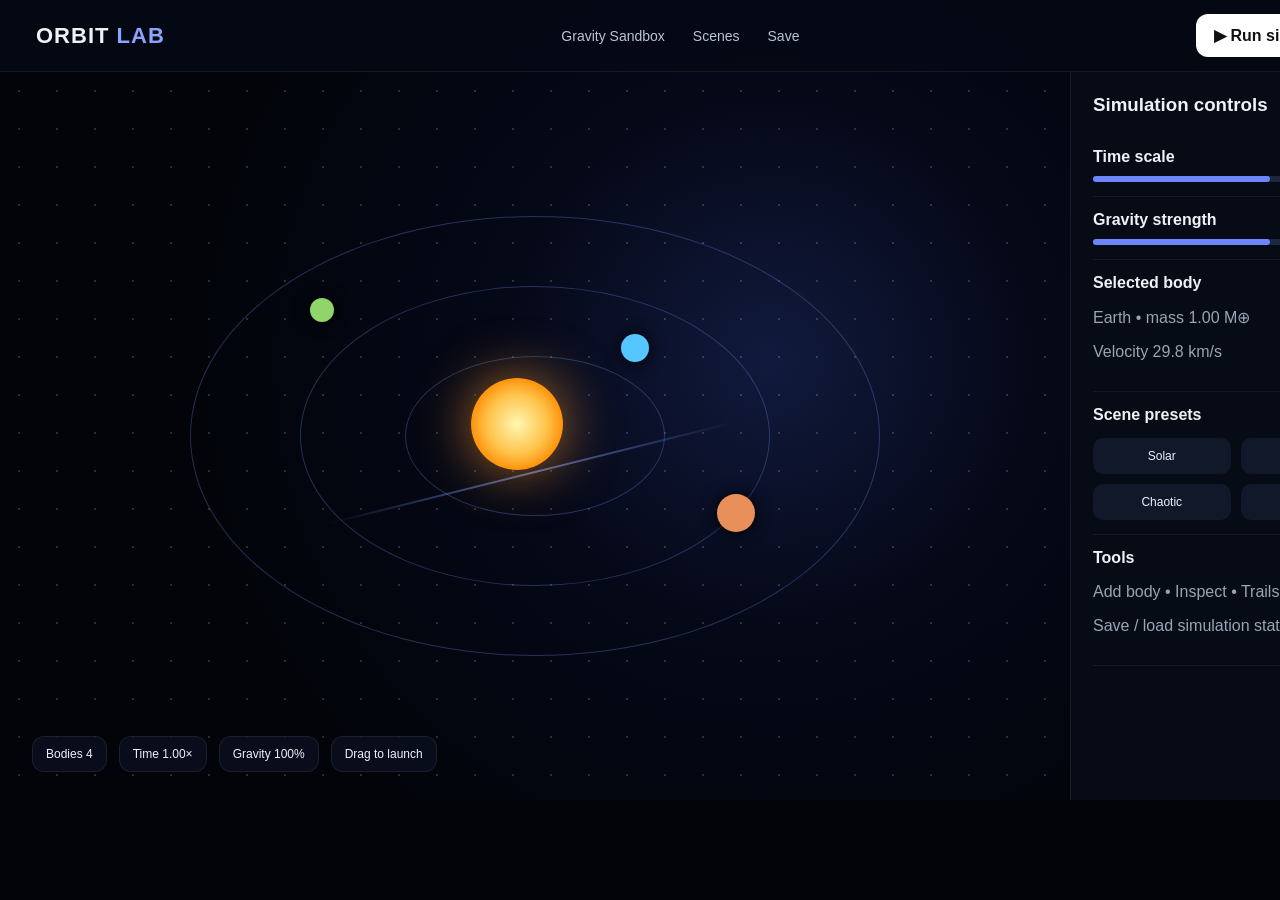
<file: project-previews/orbit-lab.html>
<!doctype html><html><head><style>
*{box-sizing:border-box} body{margin:0;font-family:Arial,Helvetica,sans-serif;background:#0b0f16;color:#eef2f7} .screen{width:1400px;height:800px;overflow:hidden;position:relative} .glass{background:rgba(255,255,255,.07);border:1px solid rgba(255,255,255,.12);box-shadow:0 18px 55px rgba(0,0,0,.28)} .muted{color:#98a5b5} .pill{display:inline-flex;padding:8px 12px;border-radius:999px;background:rgba(255,255,255,.08);font-size:13px} .nav{height:76px;display:flex;align-items:center;justify-content:space-between;padding:0 64px;border-bottom:1px solid rgba(255,255,255,.08)} .brand{font-weight:800;letter-spacing:.5px;font-size:24px}.links{display:flex;gap:28px;color:#b9c4d0;font-size:14px}.btn{padding:12px 18px;border-radius:12px;background:#fff;color:#111;font-weight:700}

body{background:#02040a} .screen{background:radial-gradient(circle at 55% 45%,#111a3d 0,#050817 30%,#02040a 65%)} .top{height:72px;padding:0 36px;display:flex;align-items:center;justify-content:space-between;border-bottom:1px solid #ffffff12;background:#060914cc} .logo{font-size:22px;font-weight:800;letter-spacing:1px} .logo b{color:#8aa4ff} .lab{height:728px;display:grid;grid-template-columns:1fr 330px} .space{position:relative;overflow:hidden} .space:before{content:'';position:absolute;inset:0;background-image:radial-gradient(#ffffffaa 1px,transparent 1px);background-size:38px 38px;opacity:.25} .sun{position:absolute;width:92px;height:92px;border-radius:50%;left:44%;top:42%;background:radial-gradient(circle,#fff7b2,#ffc44c 45%,#ff8a00 75%);box-shadow:0 0 55px #ff9e32aa} .orbit{position:absolute;border:1px solid #6887d955;border-radius:50%;left:50%;top:50%;transform:translate(-50%,-50%)} .o1{width:260px;height:160px} .o2{width:470px;height:300px} .o3{width:690px;height:440px} .planet{position:absolute;border-radius:50%;box-shadow:0 0 16px #000} .p1{width:28px;height:28px;background:#55c6ff;left:58%;top:36%} .p2{width:38px;height:38px;background:#e98f59;left:67%;top:58%} .p3{width:24px;height:24px;background:#8fd56a;left:29%;top:31%} .trail{position:absolute;width:420px;height:2px;background:linear-gradient(90deg,transparent,#7ca0ff99,transparent);left:30%;top:55%;transform:rotate(-14deg)} .controls{padding:22px;background:#070b16;border-left:1px solid #ffffff12} .controls h3{margin:0 0 18px} .control{padding:14px 0;border-bottom:1px solid #ffffff10} .slider{height:6px;border-radius:9px;background:#1d2740;margin-top:10px;position:relative} .slider:after{content:'';position:absolute;left:0;top:0;width:62%;height:6px;background:#6d86ff;border-radius:9px} .preset{display:grid;grid-template-columns:1fr 1fr;gap:10px;margin-top:14px} .preset div{padding:11px;border-radius:10px;background:#10182a;text-align:center;font-size:12px} .bottom{position:absolute;left:32px;bottom:28px;display:flex;gap:12px} .chip{padding:10px 13px;border-radius:12px;background:#0b1020cc;border:1px solid #ffffff14;font-size:12px}
</style></head><body><div class="screen"><div class="top"><div class="logo">ORBIT <b>LAB</b></div><div class="links"><span>Gravity Sandbox</span><span>Scenes</span><span>Save</span></div><div class="btn">▶ Run simulation</div></div><div class="lab"><div class="space"><div class="orbit o3"></div><div class="orbit o2"></div><div class="orbit o1"></div><div class="trail"></div><div class="sun"></div><div class="planet p1"></div><div class="planet p2"></div><div class="planet p3"></div><div class="bottom"><div class="chip">Bodies 4</div><div class="chip">Time 1.00×</div><div class="chip">Gravity 100%</div><div class="chip">Drag to launch</div></div></div><aside class="controls"><h3>Simulation controls</h3><div class="control"><b>Time scale</b><div class="slider"></div></div><div class="control"><b>Gravity strength</b><div class="slider"></div></div><div class="control"><b>Selected body</b><p class="muted">Earth • mass 1.00 M⊕</p><p class="muted">Velocity 29.8 km/s</p></div><div class="control"><b>Scene presets</b><div class="preset"><div>Solar</div><div>Binary</div><div>Chaotic</div><div>Blank</div></div></div><div class="control"><b>Tools</b><p class="muted">Add body • Inspect • Trails</p><p class="muted">Save / load simulation state</p></div></aside></div></div></body></html>
</file>
<file: projects/styles.css>
:root{color-scheme:light;--ink:#192338;--muted:#69758a;--line:#dfe5ee;--blue:#244dd8;--paper:#f7f9fc;--lime:#d8ee70}*{box-sizing:border-box}html{scroll-behavior:smooth}body{margin:0;background:var(--paper);color:var(--ink);font-family:Arial,Helvetica,sans-serif}.site-header{height:72px;padding:0 max(26px,calc((100vw - 1160px)/2));display:flex;align-items:center;gap:22px;background:#fff;border-bottom:1px solid var(--line)}.wordmark{font-size:22px;font-weight:800;letter-spacing:-1px;text-decoration:none;color:var(--ink)}.wordmark span,.period{color:var(--blue)}.header-note{font-size:10px;letter-spacing:1.4px;color:#7d8798;font-weight:700}.header-link{margin-left:auto;color:#53617a;text-decoration:none;font-size:12px;font-weight:700}.header-link:hover,.text-link:hover{color:var(--blue)}.header-link+.header-link{margin-left:0}.page-shell{max-width:1160px;width:calc(100% - 52px);margin:auto}.intro{padding:76px 0 54px;max-width:690px}.eyebrow{margin:0;color:#71809a;font-size:10px;font-weight:800;letter-spacing:1.5px}.intro>.eyebrow{display:flex;align-items:center;gap:9px}.intro>.eyebrow span,.detail-shell>.eyebrow span{display:inline-block;width:23px;height:2px;background:var(--blue)}h1{margin:20px 0;font-size:clamp(50px,8vw,88px);line-height:.98;letter-spacing:-5px;font-weight:700}.intro h1 em{font-family:Georgia,serif;color:var(--blue);font-weight:400}.intro-copy{max-width:490px;color:var(--muted);font-size:17px;line-height:1.6}.project-grid{display:grid;grid-template-columns:1fr 1fr;gap:26px}.project-card{overflow:hidden;background:#fff;border:1px solid var(--line);border-radius:16px}.preview{height:320px;display:block;position:relative;overflow:hidden;background:#e8edf7}.preview img{width:100%;height:100%;object-fit:cover;object-position:top;transition:transform .5s}.preview:hover img{transform:scale(1.035)}.preview-label{position:absolute;bottom:13px;left:13px;padding:9px 11px;background:#fff;color:#3c4b65;border-radius:7px;font-size:9px;font-weight:800;letter-spacing:1px}.card-copy{padding:21px 24px 24px}.card-heading{display:flex;justify-content:space-between;align-items:flex-end}.card-heading .eyebrow{font-size:9px}.card-heading h2{margin:7px 0 0;font-size:28px;letter-spacing:-1px}.music-card .period{color:#d4eb53}.card-copy>p{margin:12px 0 16px;max-width:440px;color:var(--muted);font-size:14px;line-height:1.6}.text-link{display:inline-flex;gap:8px;align-items:center;text-decoration:none;color:#33415b;font-size:12px;font-weight:800}.site-footer{display:flex;justify-content:space-between;margin-top:64px;padding:18px 0 22px;border-top:1px solid var(--line);color:#8290a5;font-size:9px;font-weight:800;letter-spacing:1.3px}.detail-page{background:#fff}.detail-shell{padding-top:48px}.detail-shell>.eyebrow{display:flex;align-items:center;gap:9px}.detail-heading{display:flex;justify-content:space-between;align-items:flex-end;padding:6px 0 23px}.detail-heading h1{font-size:clamp(46px,7vw,74px);letter-spacing:-3px;margin:22px 0 6px}.detail-heading .intro-copy{margin:0;font-family:Georgia,serif;font-size:19px}.detail-index{text-align:right;color:#8490a3;font-size:9px;font-weight:800;letter-spacing:1.2px;line-height:1.8}.detail-preview{margin:0;border:1px solid var(--line);background:#f5f7fb;border-radius:14px;overflow:hidden}.detail-preview img{display:block;width:100%;height:min(75vh,760px);object-fit:contain;object-position:top;background:#111}.ctu-detail .detail-preview img{background:#f7f9fc}.detail-preview figcaption{padding:11px 14px;color:#79869a;background:#fff;border-top:1px solid var(--line);font-size:9px;font-weight:800;letter-spacing:1.25px}.detail-notes{display:grid;grid-template-columns:1fr 1.3fr;gap:30px;align-items:center;margin:33px 0}.detail-notes h2{font-size:26px;letter-spacing:-.8px;margin:8px 0}.detail-notes>p{max-width:600px;margin:0;color:var(--muted);font-size:14px;line-height:1.7}.tag-row{display:flex;flex-wrap:wrap;gap:9px;margin:0 0 55px}.tag-row span{padding:9px 12px;border:1px solid var(--line);border-radius:30px;background:#fff;color:#62718a;font-size:9px;font-weight:800;letter-spacing:.7px}.music-detail{--blue:#6d7c28}.music-detail .detail-preview img{background:#111}.music-detail .period{color:#d4eb53}@media(max-width:720px){.site-header{height:62px;padding:0 18px;gap:14px}.header-note{display:none}.header-link{font-size:11px}.page-shell{width:calc(100% - 36px)}.intro{padding:52px 0 32px}.intro h1{font-size:52px;letter-spacing:-3px}.intro-copy{font-size:15px}.project-grid{grid-template-columns:1fr;gap:16px}.preview{height:260px}.card-copy{padding:18px}.site-footer{margin-top:42px;gap:14px;font-size:8px}.detail-shell{padding-top:30px}.detail-heading{align-items:flex-start;gap:12px}.detail-heading h1{font-size:45px;letter-spacing:-2px}.detail-heading .intro-copy{font-size:16px}.detail-index{font-size:8px;max-width:120px;margin-top:35px}.detail-preview img{height:auto;max-height:75vh;object-fit:contain}.detail-notes{grid-template-columns:1fr;gap:8px;margin:25px 0}.detail-notes h2{font-size:23px}.detail-notes>p{font-size:14px}.tag-row{margin-bottom:35px}}
</file>
<file: projects/ctu-buddy/styles.css>
:root{color-scheme:light;--ink:#192338;--muted:#69758a;--line:#dfe5ee;--blue:#244dd8;--paper:#f7f9fc;--lime:#d8ee70}*{box-sizing:border-box}html{scroll-behavior:smooth}body{margin:0;background:var(--paper);color:var(--ink);font-family:Arial,Helvetica,sans-serif}.site-header{height:72px;padding:0 max(26px,calc((100vw - 1120px)/2));display:flex;align-items:center;gap:22px;background:#fff;border-bottom:1px solid var(--line)}.wordmark{font-size:20px;font-weight:800;letter-spacing:-.7px;text-decoration:none;color:var(--ink)}.wordmark span{color:var(--blue)}.header-note{font-size:10px;letter-spacing:1.4px;color:#7d8798;font-weight:700}.header-link{margin-left:auto;color:#53617a;text-decoration:none;font-size:12px;font-weight:700}.header-link:hover,.button-link:hover{color:#172e82}.page-shell{max-width:1120px;width:calc(100% - 52px);margin:auto}.intro{padding:66px 0 45px;max-width:700px}.eyebrow{margin:0;color:#71809a;font-size:10px;font-weight:800;letter-spacing:1.5px}.intro>.eyebrow,.section-heading>.eyebrow{display:flex;align-items:center;gap:9px}.intro>.eyebrow span{display:inline-block;width:23px;height:2px;background:var(--blue)}h1{margin:19px 0 14px;font-size:clamp(50px,8vw,82px);line-height:.98;letter-spacing:-4px;font-weight:700}.intro h1 em{font-family:Georgia,serif;color:var(--blue);font-weight:400}.intro-copy{max-width:540px;color:var(--muted);font-size:16px;line-height:1.65}.button-link{display:inline-flex;gap:12px;align-items:center;margin-top:8px;padding:13px 16px;border-radius:9px;background:var(--blue);color:#fff;text-decoration:none;font-size:12px;font-weight:700}.button-link:hover{background:#172e82;color:white}.preview-section{margin-top:5px}.section-heading{display:flex;justify-content:space-between;align-items:end;margin-bottom:14px}.section-heading h2{margin:7px 0 0;font-size:24px;letter-spacing:-.6px}.section-index{font-size:10px;font-weight:700;color:#8490a3;letter-spacing:1px}.detail-preview{margin:0;border:1px solid var(--line);background:#f5f7fb;border-radius:14px;overflow:hidden}.detail-preview img{display:block;width:100%;max-height:680px;object-fit:contain;object-position:top;background:#f7f9fc}.detail-preview figcaption{padding:11px 14px;color:#79869a;background:#fff;border-top:1px solid var(--line);font-size:9px;font-weight:800;letter-spacing:1.25px}.project-notes{display:grid;grid-template-columns:1fr 1fr;gap:40px;padding:32px 0}.project-notes h2{font-size:25px;letter-spacing:-.6px;margin:8px 0}.project-notes article>p:last-child{max-width:480px;color:var(--muted);font-size:14px;line-height:1.7;margin:0}.project-notes ul{padding-left:18px;margin:10px 0;color:#5e6b82;font-size:13px;line-height:1.9}.site-footer{display:flex;justify-content:space-between;margin-top:16px;padding:18px 0 22px;border-top:1px solid var(--line);color:#8290a5;font-size:9px;font-weight:800;letter-spacing:1.3px}@media(max-width:700px){.site-header{height:62px;padding:0 18px;gap:14px}.header-note{display:none}.header-link{font-size:11px}.page-shell{width:calc(100% - 36px)}.intro{padding:48px 0 32px}.intro h1{font-size:54px;letter-spacing:-3px}.intro-copy{font-size:15px}.section-heading h2{font-size:20px}.detail-preview img{height:auto;max-height:75vh;object-fit:contain}.project-notes{grid-template-columns:1fr;gap:20px;padding:25px 0}.site-footer{gap:12px;font-size:8px}}
</file>
